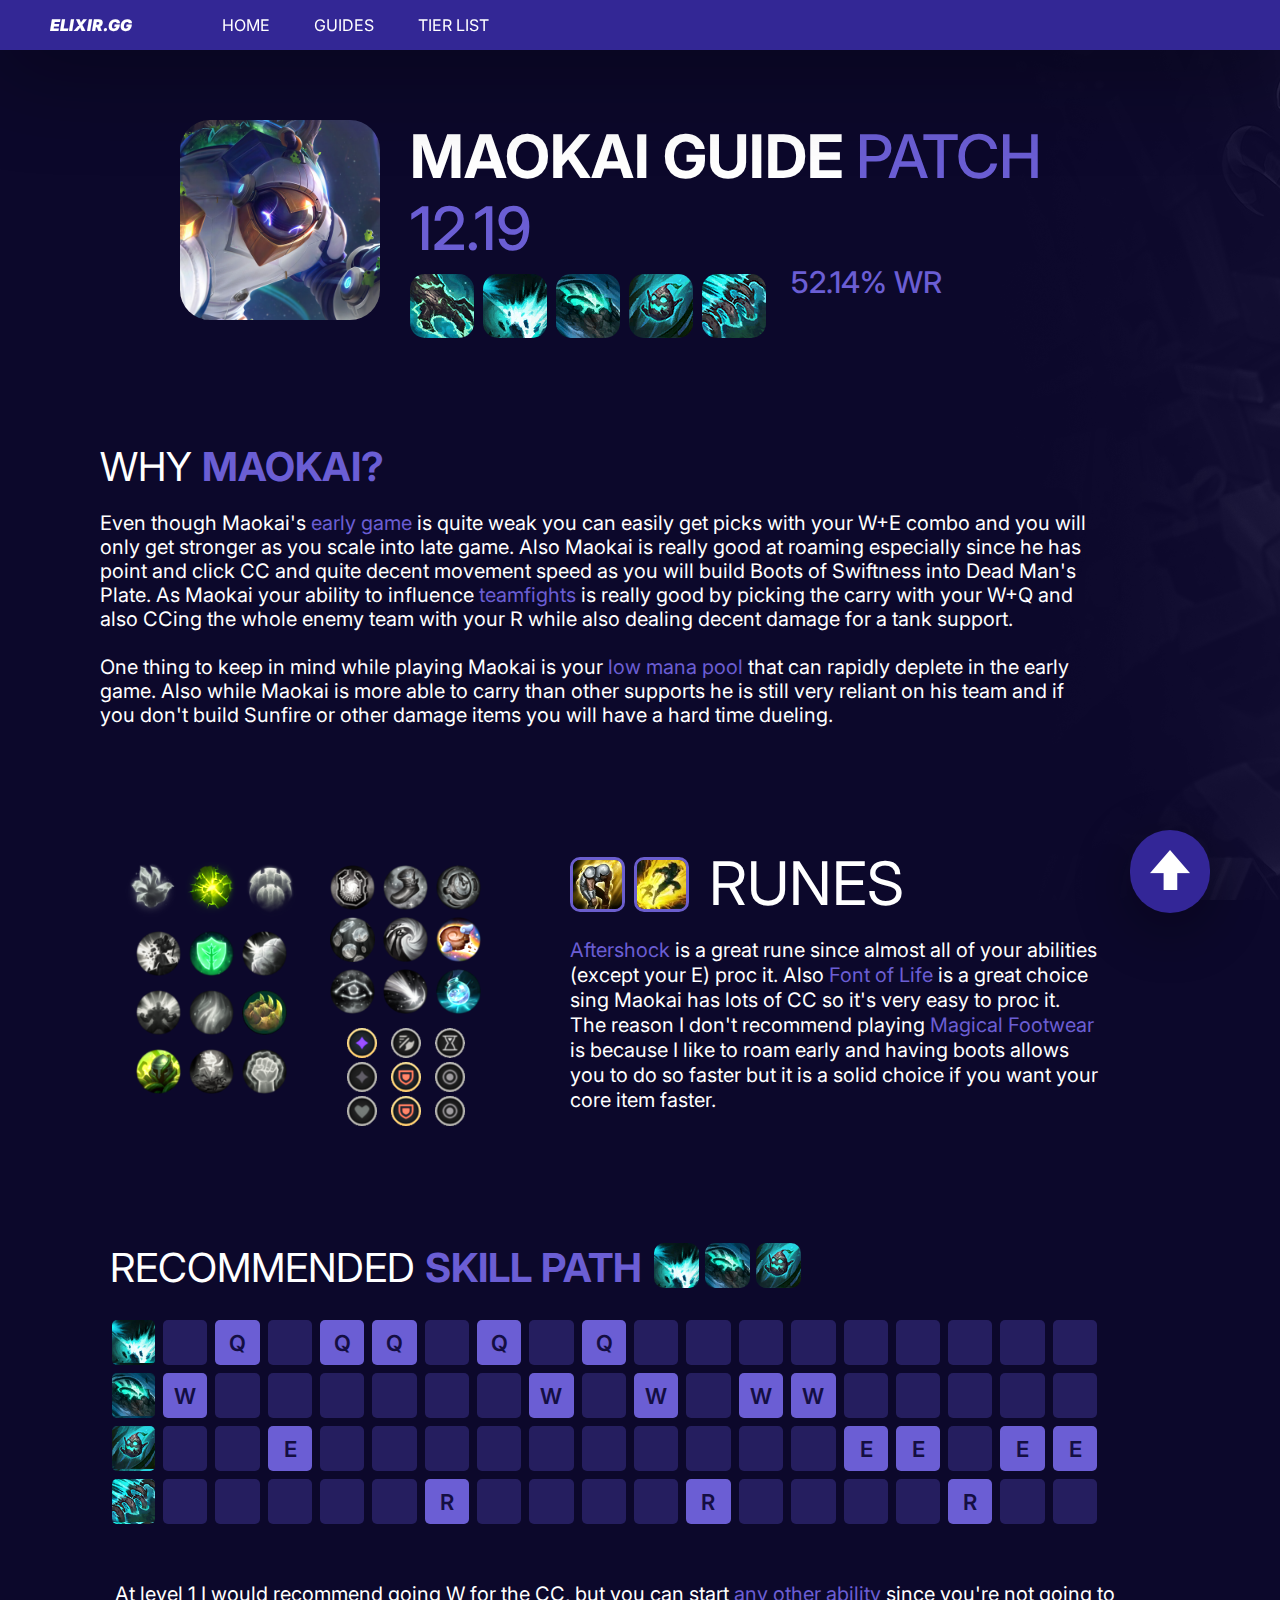
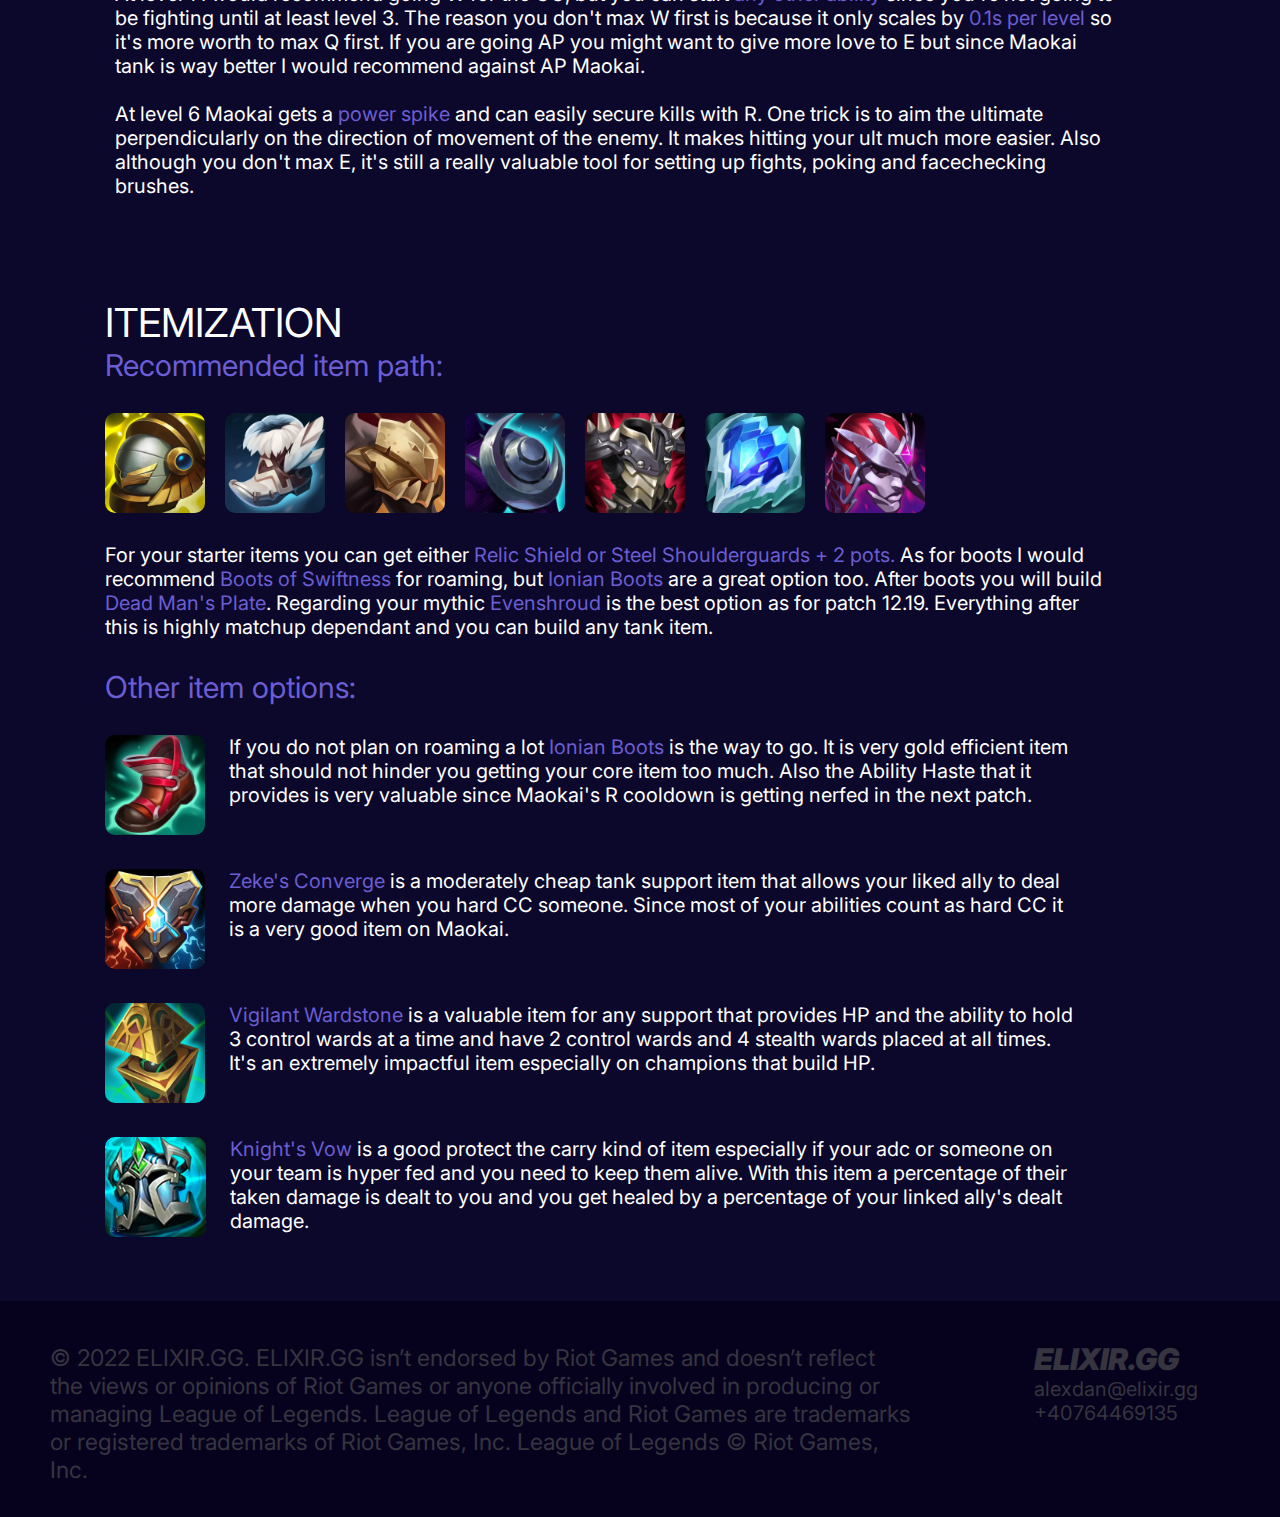
<file: champion-guide-maokai.html>
<!doctype html>
<html>
<head>
	<meta charset="utf-8">
	<link rel="stylesheet" href="champion-guide-maokai.css">
	<link rel="icon" href="elixir-flavicon.png">
	<title>ELIXIR.GG MAOKAI</title>
	<link rel="preconnect" href="https://fonts.googleapis.com">
	<link rel="preconnect" href="https://fonts.gstatic.com" crossorigin>
	<link href="https://fonts.googleapis.com/css2?family=Inter:wght@100;200;300;400;500;600;700;800;900&family=Roboto:wght@100;400;500&display=swap" rel="stylesheet"> 
</head>
<body>
	<header>
		<p class="logo">ELIXIR.GG</p>
		<nav>
			<ul class="nav_links">
				<li><a href="index.html">HOME</a></li>
				<li><a href="champs.html">GUIDES</a></li>
				<li><a href="index.html#tierlist">TIER LIST</a></li>
				<li><button class="pro-button" onClick="parent.location='pro.html'">PRO</button></li>
		</ul>
		</nav>
	</header>
	<a id="buton" href="#"><button class="scroll-buton"><img class="poza-buton" src ="sageata.png" alt="scroll-top"></button></a>
	<div style="margin-top: 120px;"></div>
	<div class="nustiu">
	<div class="align">
		<div style="display: flex; padding-right: 200px">
			<div>
				<img alt="zyra" class="thumbnail" src="thumbnail champion/thumb_3.png">
			</div>
			<div class="guide-txt">
				<p>MAOKAI GUIDE <span style="color: #6b5ed4; font-weight: 500;">PATCH 12.19</span></p>
				<div style="display: flex">
					<div class="icons">
						<img class="icon" src = "maokai/Maokai_Passive.png" alt="">
						<img class="icon" src = "maokai/MaokaiQ.png" alt="">
						<img class="icon" src = "maokai/MaokaiW.png" alt="">
						<img class="icon" src = "maokai/MaokaiE.png" alt="">
						<img class="icon" src = "maokai/MaokaiR.png" alt="">
					</div>
					<p style="
					margin-left: 20px;		  
					font-size: 30px;
					font-weight: 500;
					color: #6b5ed4;
					">52.14% WR</p>
				</div>
			</div>
		</div>
	</div>
<div style="display:flex; align-content: center; justify-content: center; 	padding-right: 180px; margin-top: 100px;">
		<div>
			<p class="skill-title">WHY <span style="color: #6B5ED4; font-weight: 700;">MAOKAI?</span></p>
		  <p class="txt-initial">Even though Maokai's <span style="color: #6B5ED4;">early game</span> is quite weak you can easily get picks with your W+E combo and you will only get stronger as you scale into late game. Also Maokai is really good at roaming especially since he has point and click CC and quite decent movement speed as you will build Boots of Swiftness into Dead Man's Plate. As Maokai your ability to influence <span style="color: #6B5ED4;">teamfights</span> is really good by picking the carry with your W+Q and also CCing the whole enemy team with your R while also dealing decent damage for a tank support. <br><br> One thing to keep in mind while playing Maokai is your <span style="color: #6B5ED4;">low mana pool</span> that can rapidly deplete in the early game. Also while Maokai is more able to carry than other supports he is still very reliant on his team and if you don't build Sunfire or other damage items you will have a hard time dueling. </p>
  </div>
	</div>
	<div class="container">
		
		<div class="coloana-dreapta">
				<div class="coloana-dreapta-runes-main">
					<div>
						<img class="key-rune-icon" src="rune-icons/grasp_of_the_undying_runes_lol.png" alt="">
						<img class="mkey-rune-icon" src="rune-icons/aftershock_league_of_legends_icon_season_9.png" alt="">
						<img class="key-rune-icon" src="rune-icons/guardian_tank_meta_league_of_legends_runes_guide.png" alt="">
					</div>
					<div>
						<img class="rune-icon" src="rune-icons/Demolish_rune.png" alt="">
						<img class="mrune-icon" src="rune-icons/Font_of_Life_rune.png" alt="">
						<img class="rune-icon" src="rune-icons/Shield_Bash_rune_league_of_legends.png" alt="">
					</div>
					<div>
						<img class="rune-icon" src="rune-icons/Conditioning_rune_unbreakable_lol.png" alt="">
						<img class="rune-icon" src="rune-icons/Second_Wind_rune_icon_picture.png" alt="">
						<img class="mrune-icon" src="rune-icons/Bone_Plating_rune_league_of_legends.png" alt="">
					</div>
					<div>
						<img class="mrune-icon" src="rune-icons/Overgrowth_lol_rune.png" alt="">
						<img class="rune-icon" src="rune-icons/Revitalize_lol_rune.png" alt="">
						<img class="rune-icon" src="rune-icons/Unflinching_lol_rune.png" alt="">
					</div>
				</div>
				<div class="coloana-dreapta-runes-secondary">
					<div>
						<img class="rune-icon" src="rune-icons/Hextech_Flashtraption_Hexflash_lol.png" alt="">
						<img class="rune-icon" src="rune-icons/Magical_Footwear_lol_boots_rune.png" alt="">
						<img class="rune-icon" src="rune-icons/Perfect_Timing_rune_stopwatch_lol.png" alt="">
					</div>
					<div>
						<img class="rune-icon" src="rune-icons/Futures_Market_league_of_legends_rune_lol.png" alt="">
						<img class="rune-icon" src="rune-icons/Minion_Dematerializer_how_to_use.png" alt="">
						<img class="mrune-icon" src="rune-icons/Biscuit_Delivery_rune_icon.png" alt="">
					</div>
					<div>
						<img class="rune-icon" src="rune-icons/Cosmic_Insight_lol_rune.png" alt="">
						<img class="rune-icon" src="rune-icons/Approach_Velocity_lol_rune.png" alt="">
						<img class="mrune-icon" src="rune-icons/Time_Warp_Tonic_nerf_rune_icon.png" alt="">
					</div>
					<div class="rune-shards">
						<div>
							<img class="mrune-shard-icon" src="rune-icons/Rune_shard_Adaptive_Force.webp" alt="">
							<img class="rune-shard-icon" src="rune-icons/Rune_shard_Attack_Speed.webp" alt="">
							<img class="rune-shard-icon" src="rune-icons/Rune_shard_Cooldown_Reduction.webp" alt="">
						</div>
						<div>
							<img class="rune-shard-icon" src="rune-icons/Rune_shard_Adaptive_Force.webp" alt="">
							<img class="mrune-shard-icon" src="rune-icons/Rune_shard_Armor.webp" alt="">
							<img class="rune-shard-icon" src="rune-icons/Rune_shard_Magic_Resistance.webp" alt="">
						</div>
						<div>
							<img class="rune-shard-icon" src="rune-icons/Rune_shard_Health.webp" alt="">
							<img class="mrune-shard-icon" src="rune-icons/Rune_shard_Armor.webp" alt="">
							<img class="rune-shard-icon" src="rune-icons/Rune_shard_Magic_Resistance.webp" alt="">
						</div>
					</div>
				</div>
			</div>
		<div class="coloana-stanga-runes">
			<div style="display: flex;">
				<div class="summs">
					<img class="summ-spell" src="exhaust.jpg" alt="summ-exhaust">
					<img class="summ-spell" style="margin-left: 5px" src="flash.webp" alt="summ-flash">
				</div>
				<p class="title-runes">RUNES</p>
			</div>
			<p class="text-runes"><span style="color: #6B5ED4">Aftershock</span> is a great rune since almost all of your abilities (except your E) proc it. Also <span style="color: #6B5ED4">Font of Life</span> is a great choice sing Maokai has lots of CC so it's very easy to proc it. The reason I don't recommend playing <span style="color: #6B5ED4">Magical Footwear</span> is because I like to roam early and having boots allows you to do so faster but it is a solid choice if you want your core item faster.</p>
			</div>
	</div><br>
	<div class="container2">
		<div>
			<div style="display:flex; margin-left: 15px;">
				<p class="skill-title">RECOMMENDED <span style="color: #6B5ED4; font-weight: 700;">SKILL PATH</span></p>
				<div style="margin-left: 10px;">
					<img class="skill" src="maokai/MaokaiQ.png" alt="">
					<img class="skill" src="maokai/MaokaiW.png" alt="">
					<img class="skill" src="maokai/MaokaiE.png" alt="">
				</div>
			</div>
			<table class="skill-path">
				<tr>
					<td class="table-cell-pic1"></td>
					<td class="table-cell"></td>
					<td class="table-cell-choice">Q</td>
					<td class="table-cell"></td>
					<td class="table-cell-choice">Q</td>
					<td class="table-cell-choice">Q</td>
					<td class="table-cell"></td>
					<td class="table-cell-choice">Q</td>
					<td class="table-cell"></td>
					<td class="table-cell-choice">Q</td>
					<td class="table-cell"></td>
					<td class="table-cell"></td>
					<td class="table-cell"></td>
					<td class="table-cell"></td>
					<td class="table-cell"></td>
					<td class="table-cell"></td>
					<td class="table-cell"></td>
					<td class="table-cell"></td>
					<td class="table-cell"></td>
				</tr>
				<tr>
					<td class="table-cell-pic2"></td>
					<td class="table-cell-choice" style="padding-left: 11px;">W</td>
					<td class="table-cell"></td>
					<td class="table-cell"></td>
					<td class="table-cell"></td>
					<td class="table-cell"></td>
					<td class="table-cell"></td>
					<td class="table-cell"></td>
					<td class="table-cell-choice" style="padding-left: 11px;">W</td>
					<td class="table-cell"></td>
					<td class="table-cell-choice" style="padding-left: 11px;">W</td>
					<td class="table-cell"></td>
					<td class="table-cell-choice" style="padding-left: 11px;">W</td>
					<td class="table-cell-choice" style="padding-left: 11px;">W</td>
					<td class="table-cell"></td>
					<td class="table-cell"></td>
					<td class="table-cell"></td>
					<td class="table-cell"></td>
					<td class="table-cell"></td>
				</tr>
				<tr>
					<td class="table-cell-pic3"></td>
					<td class="table-cell"></td>
					<td class="table-cell"></td>
					<td class="table-cell-choice" style="padding-left: 16px;">E</td>
					<td class="table-cell"></td>
					<td class="table-cell"></td>
					<td class="table-cell"></td>
					<td class="table-cell"></td>
					<td class="table-cell"></td>
					<td class="table-cell"></td>
					<td class="table-cell"></td>
					<td class="table-cell"></td>
					<td class="table-cell"></td>
					<td class="table-cell"></td>
					<td class="table-cell-choice" style="padding-left: 16px;">E</td>
					<td class="table-cell-choice" style="padding-left: 16px;">E</td>
					<td class="table-cell"></td>
					<td class="table-cell-choice" style="padding-left: 16px;">E</td>
					<td class="table-cell-choice" style="padding-left: 16px;">E</td>
				</tr>
				<tr>
					<td class="table-cell-pic4"></td>
					<td class="table-cell"></td>
					<td class="table-cell"></td>
					<td class="table-cell"></td>
					<td class="table-cell"></td>
					<td class="table-cell"></td>
					<td class="table-cell-choice" style="padding-left: 15px;">R</td>
					<td class="table-cell"></td>
					<td class="table-cell"></td>
					<td class="table-cell"></td>
					<td class="table-cell"></td>
					<td class="table-cell-choice" style="padding-left: 15px;">R</td>
					<td class="table-cell"></td>
					<td class="table-cell"></td>
					<td class="table-cell"></td>
					<td class="table-cell"></td>
					<td class="table-cell-choice" style="padding-left: 15px;">R</td>
					<td class="table-cell"></td>
					<td class="table-cell"></td>
				</tr>
			</table>
			<p class="txt-skill">At level 1 I would recommend going W for the CC, but you can start <span style="color: #6B5ED4">any other ability</span> since you're not going to be fighting until at least level 3. The reason you don't max W first is because it only scales by <span style="color: #6B5ED4">0.1s per level</span> so it's more worth to max Q first. If you are going AP you might want to give more love to E but since Maokai tank is way better I would recommend against AP Maokai. <br><br>
				
				At level 6 Maokai gets a <span style="color: #6B5ED4"> power spike</span> and can easily secure kills with R. One trick is to aim the ultimate perpendicularly on the direction of movement of the enemy. It makes hitting your ult much more easier. Also although you don't max E, it's still a really valuable tool for setting up fights, poking and facechecking brushes.</p>
		</div>
	</div>
	<div class="container3">
		<div>
			<p class="skill-title" >ITEMIZATION</p>
			<p class="subtitle">Recommended item path:</p>
			<div style="display: flex;">
				<img class="item" alt="" src="items/Pauldrons_of_Whiterock_item_HD.webp">
				<img class="item" alt="" src="items/Boots_of_Swiftness_item_HD.webp">
				<img class="item" alt="" src="items/Dead_Mans_HD.webp">
				<img class="item" alt="" src="items/Evenshroud_item_HD.webp">
				<img class="item" alt="" src="items/Thornmail_item_HD.webp">
				<img class="item" alt="" src="items/Frozen_Heart_item_HD.webp">
				<img class="item" alt="" src="items/Demonic_Embrace_item_HD.webp">
			</div>
			<p class="txt-skill-item">For your starter items you can get either <span style="color: #6B5ED4">Relic Shield or Steel Shoulderguards + 2 pots.</span> As for boots I would recommend <span style="color: #6B5ED4">Boots of Swiftness</span> for roaming, but <span style="color: #6B5ED4">Ionian Boots</span> are a great option too. After boots you will build <span style="color: #6B5ED4">Dead Man's Plate</span>. Regarding your mythic <span style="color: #6B5ED4">Evenshroud</span> is the best option as for patch 12.19. Everything after this is highly matchup dependant and you can build any tank item. </p>
			<p class="subtitle" style="margin-top: 30px;">Other item options:</p>
			<div>
				<img class="item" alt="" src="items/Ionian_Boots_of_Lucidity_item_HD.webp">
				<p class="txt-skill-item2" style="display: inline-block">If you do not plan on roaming a lot <span style="color: #6B5ED4">Ionian Boots</span> is the way to go. It is very gold efficient item that should not hinder you getting your core item too much. Also the Ability Haste that it provides is very valuable since Maokai's R cooldown is getting nerfed in the next patch.</p>
			</div>
			<div style="margin-top: 30px;">
				<img class="item" alt="" src="items/Zeke's_Convergence_item_HD.webp">
				<p class="txt-skill-item2" style="display: inline-block"><span style="color: #6B5ED4">Zeke's Converge</span> is a moderately cheap tank support item that allows your liked ally to deal more damage when you hard CC someone. Since most of your abilities count as hard CC it is a very good item on Maokai. </p>
			</div>
			<div style="margin-top: 30px;">
				<img class="item" alt="" src="items/Vigilant_Wardstone_item_HD.webp">
				<p class="txt-skill-item2" style="display: inline-block"><span style="color: #6B5ED4">Vigilant Wardstone</span> is a valuable item for any support that provides HP and the ability to hold 3 control wards at a time and have 2 control wards and 4 stealth wards placed at all times. It's an extremely impactful item especially on champions that build HP. </p>
			</div>
			<div style="margin-top: 30px;">
				<img class="item" alt="" src="items/knights.jpg">
				<p class="txt-skill-item2" style="display: inline-block"><span style="color: #6B5ED4">Knight's Vow</span> is a good protect the carry kind of item especially if your adc or someone on your team is hyper fed and you need to keep them alive. With this item a percentage of their taken damage is dealt to you and you get healed by a percentage of your linked ally's dealt damage.</p>
			</div>
		</div>
	</div>
	</div>
	<footer>
		<p>
			&#169; 2022 ELIXIR.GG. ELIXIR.GG isn’t endorsed by Riot Games and doesn’t reflect the views or opinions of Riot Games or anyone officially involved in producing or managing League of Legends. League of Legends and Riot Games are trademarks or registered trademarks of Riot Games, Inc. League of Legends &#169; Riot Games, Inc.
		</p>
		<div style="width: 10%"></div>
		<div>
			<h1>ELIXIR.GG</h1>
			<p style="margin-top: 0px; font-size: 20px;">alexdan@elixir.gg <br> +40764469135</p>
		</div>
	</footer>
</body>
</html>
</file>
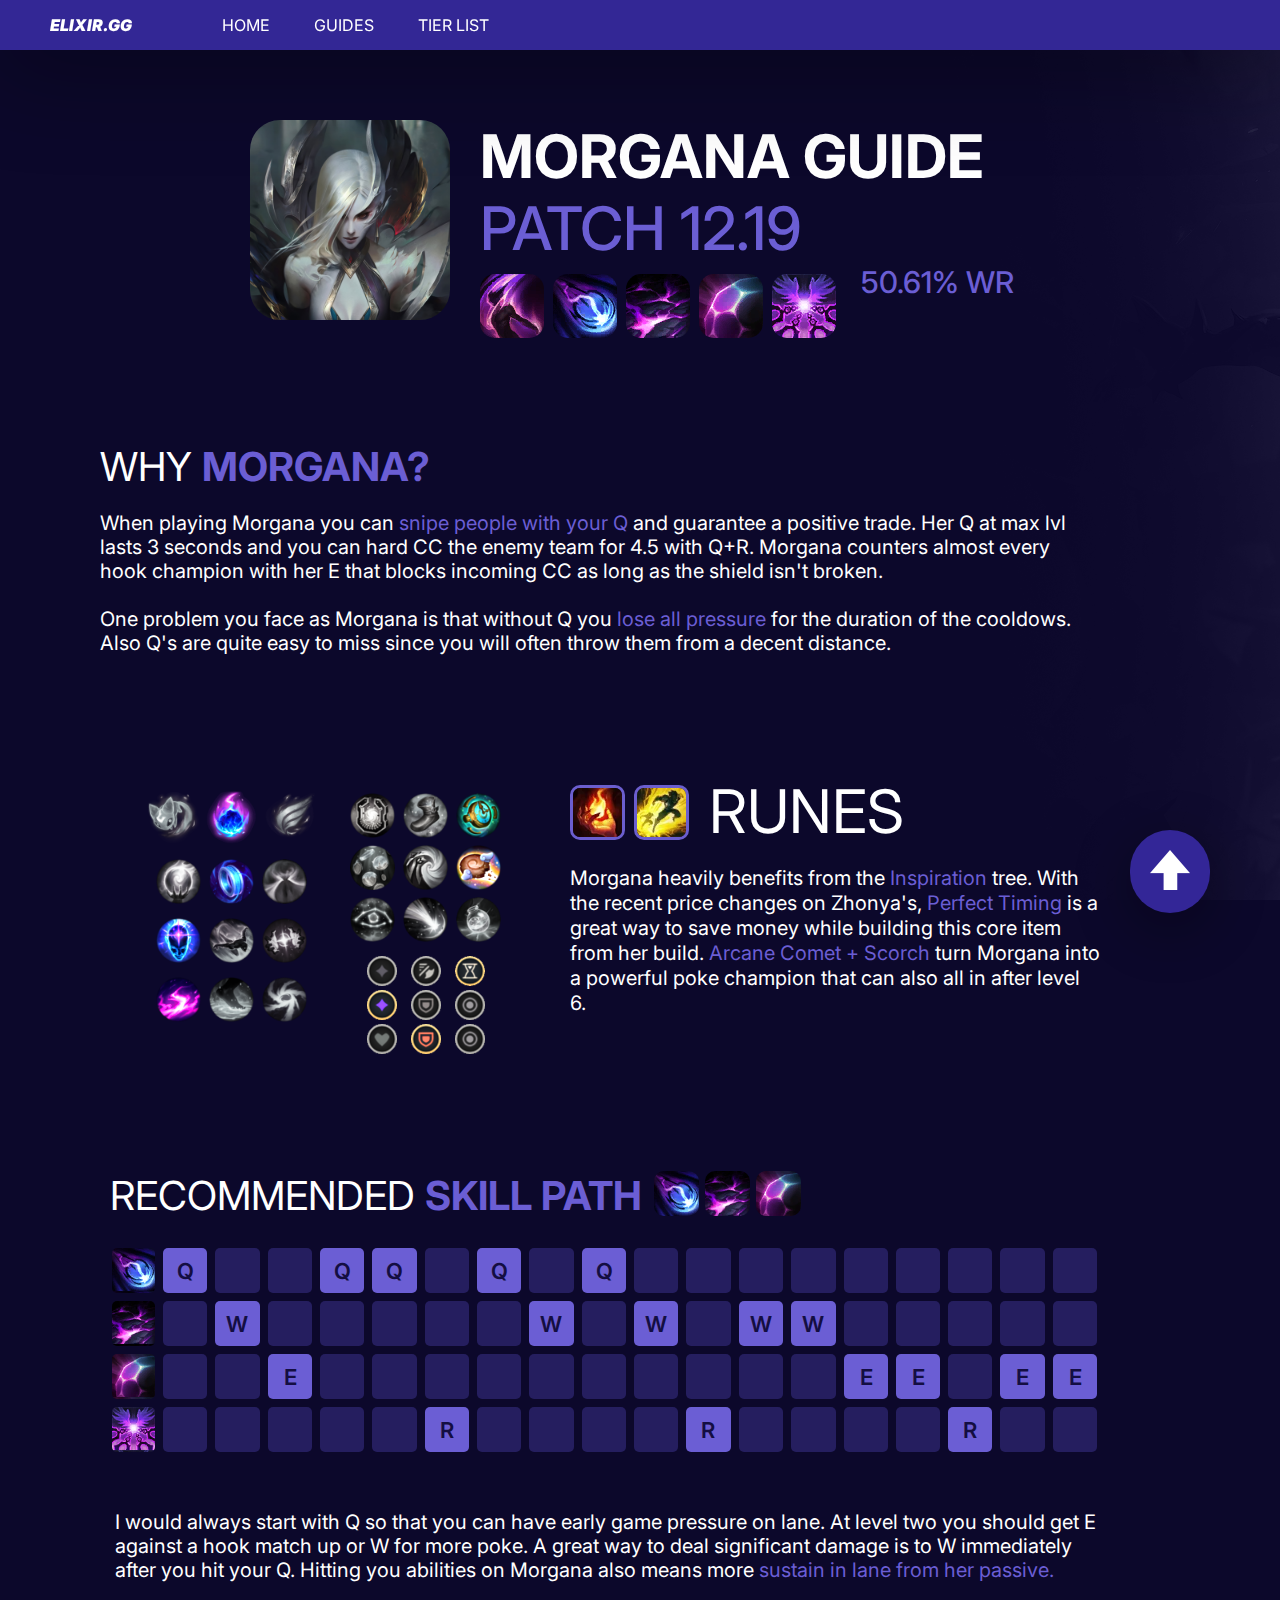
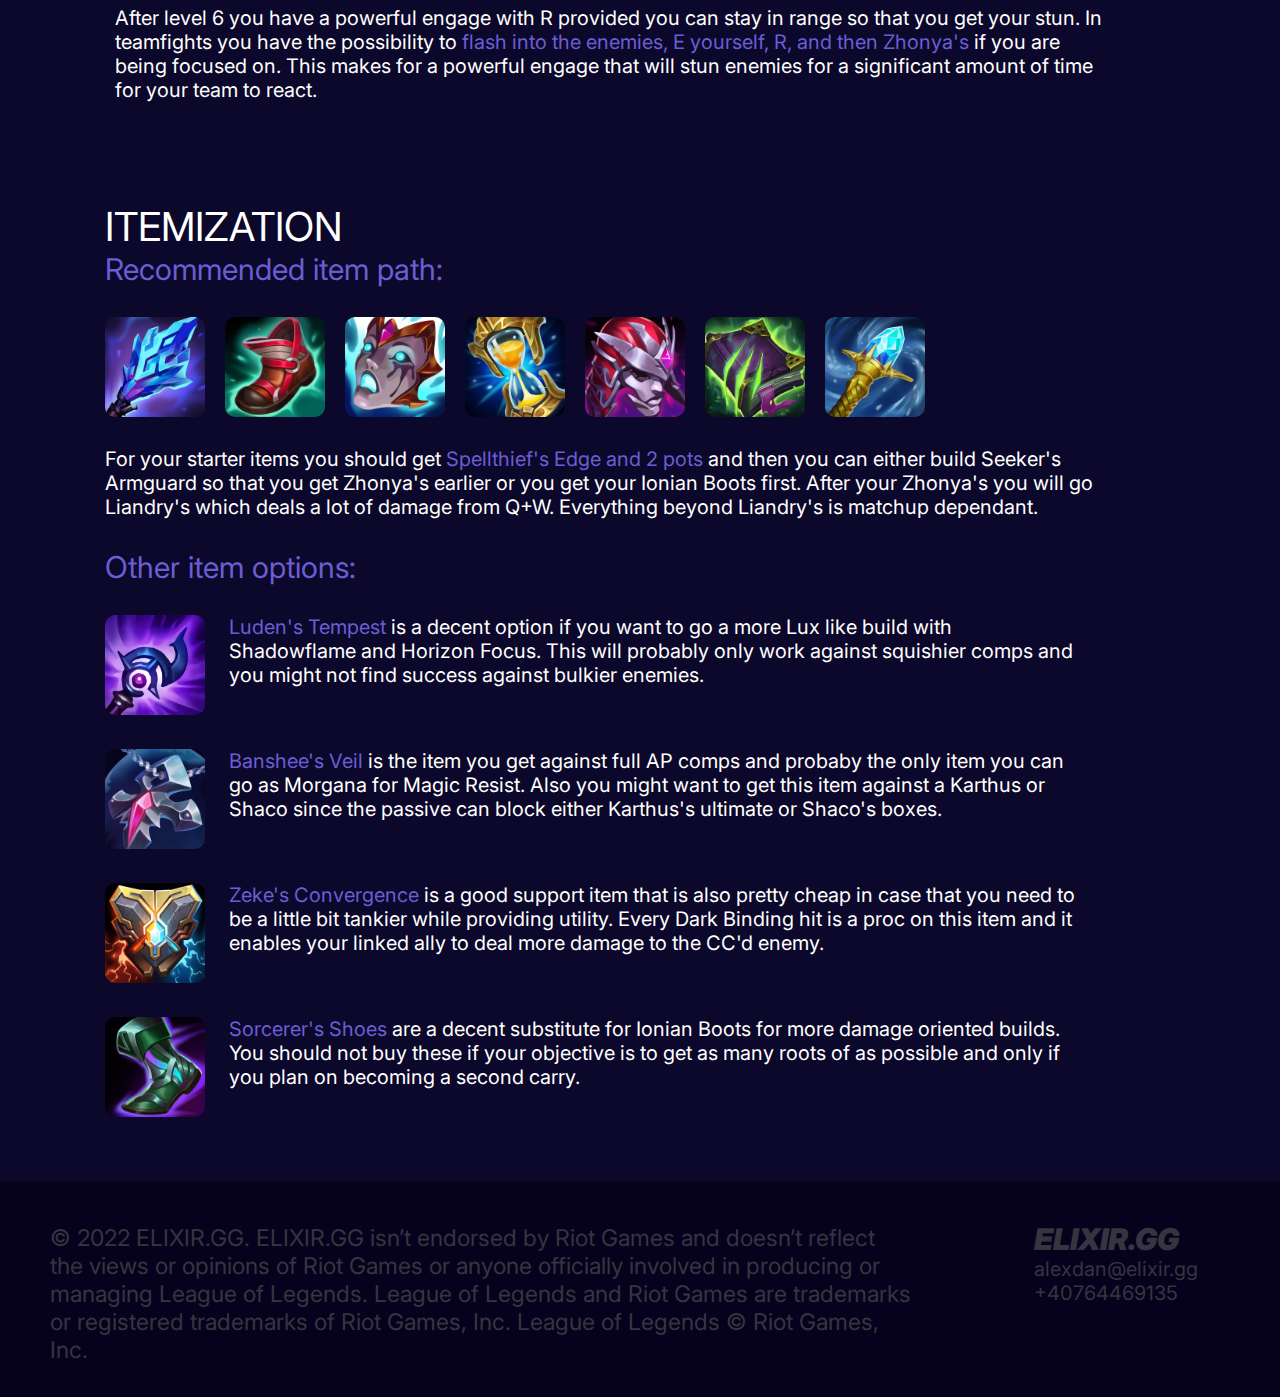
<file: champion-guide-morgana.html>
<!doctype html>
<html>
<head>
	<meta charset="utf-8">
	<link rel="stylesheet" href="champion-guide-morgana.css">
	<link rel="icon" href="elixir-flavicon.png">
	<title>ELIXIR.GG MORGANA</title>
	<link rel="preconnect" href="https://fonts.googleapis.com">
	<link rel="preconnect" href="https://fonts.gstatic.com" crossorigin>
	<link href="https://fonts.googleapis.com/css2?family=Inter:wght@100;200;300;400;500;600;700;800;900&family=Roboto:wght@100;400;500&display=swap" rel="stylesheet"> 
</head>
<body>
	<header>
		<p class="logo">ELIXIR.GG</p>
		<nav>
			<ul class="nav_links">
				<li><a href="index.html">HOME</a></li>
				<li><a href="champs.html">GUIDES</a></li>
				<li><a href="index.html#tierlist">TIER LIST</a></li>
				<li><button class="pro-button" onClick="parent.location='pro.html'">PRO</button></li>
		</ul>
		</nav>
	</header>
	<a id="buton" href="#"><button class="scroll-buton"><img class="poza-buton" src ="sageata.png" alt="scroll-top"></button></a>
	<div style="margin-top: 120px;"></div>
	<div class="nustiu">
	<div class="align">
		<div style="display: flex; padding-right: 200px">
			<div>
				<img alt="zyra" class="thumbnail" src="thumbnail champion/thumb_1.png">
			</div>
			<div class="guide-txt">
				<p>MORGANA GUIDE <span style="color: #6b5ed4; font-weight: 500;">PATCH 12.19</span></p>
				<div style="display: flex">
					<div class="icons">
						<img class="icon" src = "morgana/FallenAngel_Empathize.png" alt="">
						<img class="icon" src = "morgana/MorganaQ.png" alt="">
						<img class="icon" src = "morgana/MorganaW.png" alt="">
						<img class="icon" src = "morgana/MorganaE.png" alt="">
						<img class="icon" src = "morgana/MorganaR.png" alt="">
					</div>
					<p style="
					margin-left: 20px;		  
					font-size: 30px;
					font-weight: 500;
					color: #6b5ed4;
					">50.61% WR</p>
				</div>
			</div>
		</div>
	</div>
<div style="display:flex; align-content: center; justify-content: center; 	padding-right: 180px; margin-top: 100px;">
		<div>
			<p class="skill-title">WHY <span style="color: #6B5ED4; font-weight: 700;">MORGANA?</span></p>
		  <p class="txt-initial">When playing Morgana you can <span style="color: #6B5ED4;">snipe people with your Q</span> and guarantee a positive trade. Her Q at max lvl lasts 3 seconds and you can hard CC the enemy team for 4.5 with Q+R. Morgana counters almost every hook champion with her E that blocks incoming CC as long as the shield isn't broken.<br><br>
		  One problem you face as Morgana is that without Q you <span style="color: #6B5ED4;">lose all pressure</span> for the duration of the cooldows. Also Q's are quite easy to miss since you will often throw them from a decent distance.</p>
  </div>
	</div>
	<div class="container">
		
				<div class="coloana-dreapta">
				<div class="coloana-dreapta-runes-main">
					<div>
						<img class="key-rune-icon" src="rune-icons/summon_aery_league_of_legends_support_guide_lol.png" alt="">
						<img class="mkey-rune-icon" src="rune-icons/arcane_comet_mid_guide_lol_runes_icon.png" alt="">
						<img class="key-rune-icon" src="rune-icons/phase_rush_runes_icon_guide_vladimir_lol.png" alt="">
					</div>
					<div>
						<img class="rune-icon" src="rune-icons/Nullifying_Orb_rune_league_of_legends.png" alt="">
						<img class="mrune-icon" src="rune-icons/Manaflow_Band_rune_icons.png" alt="">
						<img class="rune-icon" src="rune-icons/Nimbus_Cloak_rune_bug_lol.png" alt="">
					</div>
					<div>
						<img class="mrune-icon" src="rune-icons/Transcendence_rune.png" alt="">
						<img class="rune-icon" src="rune-icons/Celerity_lol_rune_icon.png" alt="">
						<img class="rune-icon" src="rune-icons/Absolute_Focus_rune_league.png" alt="">
					</div>
					<div>
						<img class="mrune-icon" src="rune-icons/Scorch_rune.png" alt="">
						<img class="rune-icon" src="rune-icons/Waterwalking_rune.png" alt="">
						<img class="rune-icon" src="rune-icons/Gathering_Storm_lol_rune.png" alt="">
					</div>
				</div>
				<div class="coloana-dreapta-runes-secondary">
					<div>
						<img class="rune-icon" src="rune-icons/Hextech_Flashtraption_Hexflash_lol.png" alt="">
						<img class="rune-icon" src="rune-icons/Magical_Footwear_lol_boots_rune.png" alt="">
						<img class="mrune-icon" src="rune-icons/Perfect_Timing_rune_stopwatch_lol.png" alt="">
					</div>
					<div>
						<img class="rune-icon" src="rune-icons/Futures_Market_league_of_legends_rune_lol.png" alt="">
						<img class="rune-icon" src="rune-icons/Minion_Dematerializer_how_to_use.png" alt="">
						<img class="mrune-icon" src="rune-icons/Biscuit_Delivery_rune_icon.png" alt="">
					</div>
					<div>
						<img class="rune-icon" src="rune-icons/Cosmic_Insight_lol_rune.png" alt="">
						<img class="rune-icon" src="rune-icons/Approach_Velocity_lol_rune.png" alt="">
						<img class="rune-icon" src="rune-icons/Time_Warp_Tonic_nerf_rune_icon.png" alt="">
					</div>
					<div class="rune-shards">
						<div>
							<img class="rune-shard-icon" src="rune-icons/Rune_shard_Adaptive_Force.webp" alt="">
							<img class="rune-shard-icon" src="rune-icons/Rune_shard_Attack_Speed.webp" alt="">
							<img class="mrune-shard-icon" src="rune-icons/Rune_shard_Cooldown_Reduction.webp" alt="">
						</div>
						<div>
							<img class="mrune-shard-icon" src="rune-icons/Rune_shard_Adaptive_Force.webp" alt="">
							<img class="rune-shard-icon" src="rune-icons/Rune_shard_Armor.webp" alt="">
							<img class="rune-shard-icon" src="rune-icons/Rune_shard_Magic_Resistance.webp" alt="">
						</div>
						<div>
							<img class="rune-shard-icon" src="rune-icons/Rune_shard_Health.webp" alt="">
							<img class="mrune-shard-icon" src="rune-icons/Rune_shard_Armor.webp" alt="">
							<img class="rune-shard-icon" src="rune-icons/Rune_shard_Magic_Resistance.webp" alt="">
						</div>
					</div>
				</div>
			</div>
		<div class="coloana-stanga-runes">
			<div style="display: flex;">
				<div class="summs">
					<img class="summ-spell" src="ignite.webp" alt="summ-ignite">
					<img class="summ-spell" style="margin-left: 5px" src="flash.webp" alt="summ-flash">
				</div>
				<p class="title-runes">RUNES</p>
			</div>
			<p class="text-runes">Morgana heavily benefits from the <span style="color: #6B5ED4">Inspiration</span> tree. With the recent price changes on Zhonya's, <span style="color: #6B5ED4">Perfect Timing</span> is a great way to save money while building this core item from her build. <span style="color: #6B5ED4">Arcane Comet + Scorch</span> turn Morgana into a powerful poke champion that can also all in after level 6.</p>
			</div>
	</div><br>
	<div class="container2">
		<div>
			<div style="display:flex; margin-left: 15px;">
				<p class="skill-title">RECOMMENDED <span style="color: #6B5ED4; font-weight: 700;">SKILL PATH</span></p>
				<div style="margin-left: 10px;">
					<img class="skill" src="morgana/MorganaQ.png" alt="">
					<img class="skill" src="morgana/MorganaW.png" alt="">
					<img class="skill" src="morgana/MorganaE.png" alt="">
				</div>
			</div>
			<table class="skill-path">
				<tr>
					<td class="table-cell-pic1"></td>
					<td class="table-cell-choice">Q</td>
					<td class="table-cell"></td>
					<td class="table-cell"></td>
					<td class="table-cell-choice">Q</td>
					<td class="table-cell-choice">Q</td>
					<td class="table-cell"></td>
					<td class="table-cell-choice">Q</td>
					<td class="table-cell"></td>
					<td class="table-cell-choice">Q</td>
					<td class="table-cell"></td>
					<td class="table-cell"></td>
					<td class="table-cell"></td>
					<td class="table-cell"></td>
					<td class="table-cell"></td>
					<td class="table-cell"></td>
					<td class="table-cell"></td>
					<td class="table-cell"></td>
					<td class="table-cell"></td>
				</tr>
				<tr>
					<td class="table-cell-pic2"></td>
					<td class="table-cell"></td>
					<td class="table-cell-choice" style="padding-left: 11px;">W</td>
					<td class="table-cell"></td>
					<td class="table-cell"></td>
					<td class="table-cell"></td>
					<td class="table-cell"></td>
					<td class="table-cell"></td>
					<td class="table-cell-choice" style="padding-left: 11px;">W</td>
					<td class="table-cell"></td>
					<td class="table-cell-choice" style="padding-left: 11px;">W</td>
					<td class="table-cell"></td>
					<td class="table-cell-choice" style="padding-left: 11px;">W</td>
					<td class="table-cell-choice" style="padding-left: 11px;">W</td>
					<td class="table-cell"></td>
					<td class="table-cell"></td>
					<td class="table-cell"></td>
					<td class="table-cell"></td>
					<td class="table-cell"></td>
				</tr>
				<tr>
					<td class="table-cell-pic3"></td>
					<td class="table-cell"></td>
					<td class="table-cell"></td>
					<td class="table-cell-choice" style="padding-left: 16px;">E</td>
					<td class="table-cell"></td>
					<td class="table-cell"></td>
					<td class="table-cell"></td>
					<td class="table-cell"></td>
					<td class="table-cell"></td>
					<td class="table-cell"></td>
					<td class="table-cell"></td>
					<td class="table-cell"></td>
					<td class="table-cell"></td>
					<td class="table-cell"></td>
					<td class="table-cell-choice" style="padding-left: 16px;">E</td>
					<td class="table-cell-choice" style="padding-left: 16px;">E</td>
					<td class="table-cell"></td>
					<td class="table-cell-choice" style="padding-left: 16px;">E</td>
					<td class="table-cell-choice" style="padding-left: 16px;">E</td>
				</tr>
				<tr>
					<td class="table-cell-pic4"></td>
					<td class="table-cell"></td>
					<td class="table-cell"></td>
					<td class="table-cell"></td>
					<td class="table-cell"></td>
					<td class="table-cell"></td>
					<td class="table-cell-choice" style="padding-left: 15px;">R</td>
					<td class="table-cell"></td>
					<td class="table-cell"></td>
					<td class="table-cell"></td>
					<td class="table-cell"></td>
					<td class="table-cell-choice" style="padding-left: 15px;">R</td>
					<td class="table-cell"></td>
					<td class="table-cell"></td>
					<td class="table-cell"></td>
					<td class="table-cell"></td>
					<td class="table-cell-choice" style="padding-left: 15px;">R</td>
					<td class="table-cell"></td>
					<td class="table-cell"></td>
				</tr>
			</table>
			<p class="txt-skill">I would always start with Q so that you can have early game pressure on lane. At level two you should get E against a hook match up or W for more poke. A great way to deal significant damage is to W immediately after you hit your Q. Hitting you abilities on Morgana also means more <span style="color: #6B5ED4">sustain in lane from her passive.</span><br><br>After level 6 you have a powerful engage with R provided you can stay in range so that you get your stun. In teamfights you have the possibility to <span style="color: #6B5ED4">flash into the enemies, E yourself, R, and then Zhonya's</span> if you are being focused on. This makes for a powerful engage that will stun enemies for a significant amount of time for your team to react. </p>
		</div>
	</div>
	<div class="container3">
		<div>
			<p class="skill-title" >ITEMIZATION</p>
			<p class="subtitle">Recommended item path:</p>
			<div style="display: flex;">
				<img class="item" alt="" src="items/Shard_of_True_Ice_item_HD.webp">
				<img class="item" alt="" src="items/Ionian_Boots_of_Lucidity_item_HD.webp">
				<img class="item" alt="" src="items/Liandry's_Anguish_item_HD.webp">
				<img class="item" alt="" src="items/Zhonya's_Hourglass_item_HD.webp">
				<img class="item" alt="" src="items/Demonic_Embrace_item_HD.webp">
				<img class="item" alt="" src="items/Morellonomicon_item_HD.webp">
				<img class="item" alt="" src="items/Rylai's_Crystal_Scepter_item_HD.webp">
			</div>
			<p class="txt-skill-item">For your starter items you should get <span style="color: #6B5ED4">Spellthief's Edge and 2 pots</span> and then you can either build Seeker's Armguard so that you get Zhonya's earlier or you get your Ionian Boots first. After your Zhonya's you will go Liandry's which deals a lot of damage from Q+W. Everything beyond Liandry's is matchup dependant. </p>
			<p class="subtitle" style="margin-top: 30px;">Other item options:</p>
			<div>
				<img class="item" alt="" src="items/Ludens_Echo_item.webp">
				<p class="txt-skill-item2" style="display: inline-block"><span style="color: #6B5ED4">Luden's Tempest</span> is a decent option if you want to go a more Lux like build with Shadowflame and Horizon Focus. This will probably only work against squishier comps and you might not find success against bulkier enemies.</p>
			</div>
			<div style="margin-top: 30px;">
				<img class="item" alt="" src="items/banshee.webp">
				<p class="txt-skill-item2" style="display: inline-block"><span style="color: #6B5ED4">Banshee's Veil</span> is the item you get against full AP comps and probaby the only item you can go as Morgana for Magic Resist. Also you might want to get this item against a Karthus or Shaco since the passive can block either Karthus's ultimate or Shaco's boxes.</p>
			</div>
			<div style="margin-top: 30px;">
				<img class="item" alt="" src="items/Zeke's_Convergence_item_HD.webp">
				<p class="txt-skill-item2" style="display: inline-block"><span style="color: #6B5ED4">Zeke's Convergence</span> is a good support item that is also pretty cheap in case that you need to be a little bit tankier while providing utility. Every Dark Binding hit is a proc on this item and it enables your linked ally to deal more damage to the CC'd enemy. </p>
			</div>
			<div style="margin-top: 30px;">
				<img class="item" alt="" src="items/Sorcerer's_Shoes_item_HD.webp">
				<p class="txt-skill-item2" style="display: inline-block"><span style="color: #6B5ED4">Sorcerer's Shoes</span> are a decent substitute for Ionian Boots for more damage oriented builds. You should not buy these if your objective is to get as many roots of as possible and only if you plan on becoming a second carry.</p>
			</div>
		</div>
	</div>
	</div>
	<footer>
		<p>
			&#169; 2022 ELIXIR.GG. ELIXIR.GG isn’t endorsed by Riot Games and doesn’t reflect the views or opinions of Riot Games or anyone officially involved in producing or managing League of Legends. League of Legends and Riot Games are trademarks or registered trademarks of Riot Games, Inc. League of Legends &#169; Riot Games, Inc.
		</p>
		<div style="width: 10%"></div>
		<div>
			<h1>ELIXIR.GG</h1>
			<p style="margin-top: 0px; font-size: 20px;">alexdan@elixir.gg <br> +40764469135</p>
		</div>
	</footer>
</body>
</html>
</file>
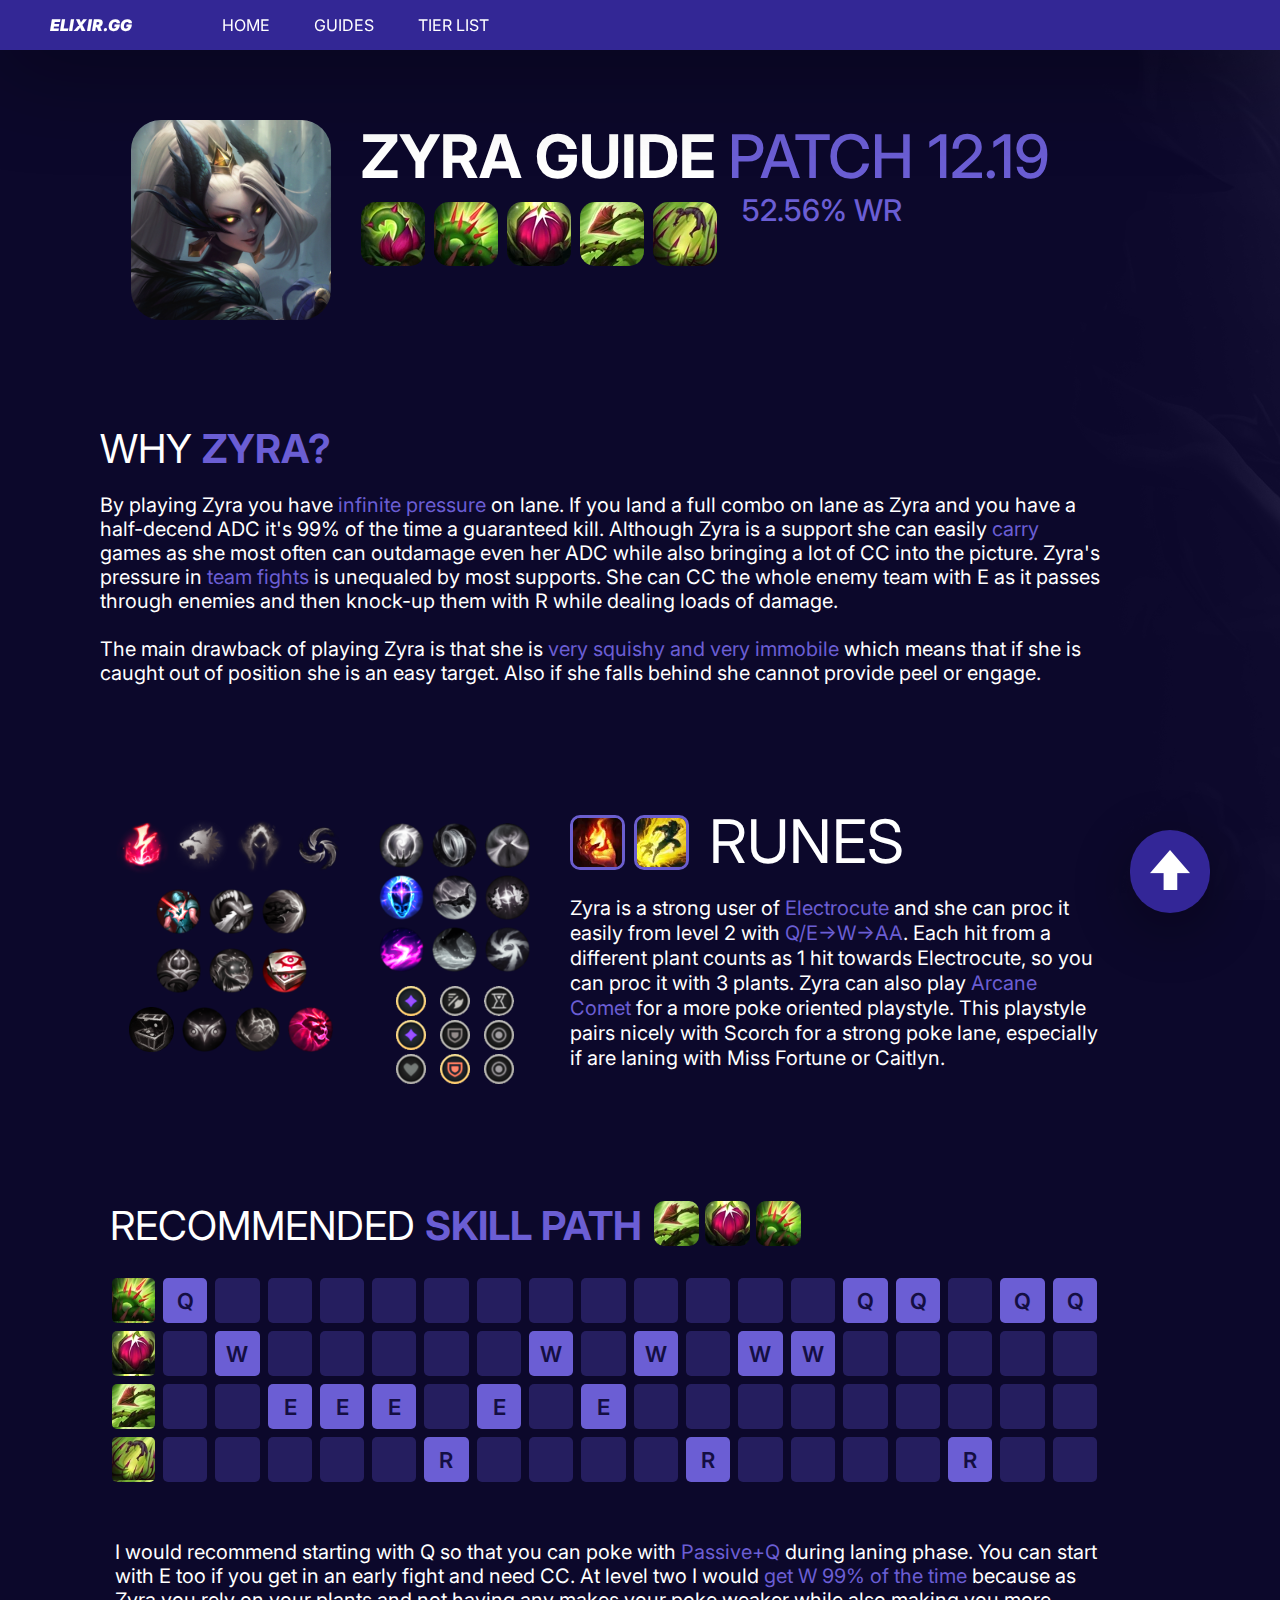
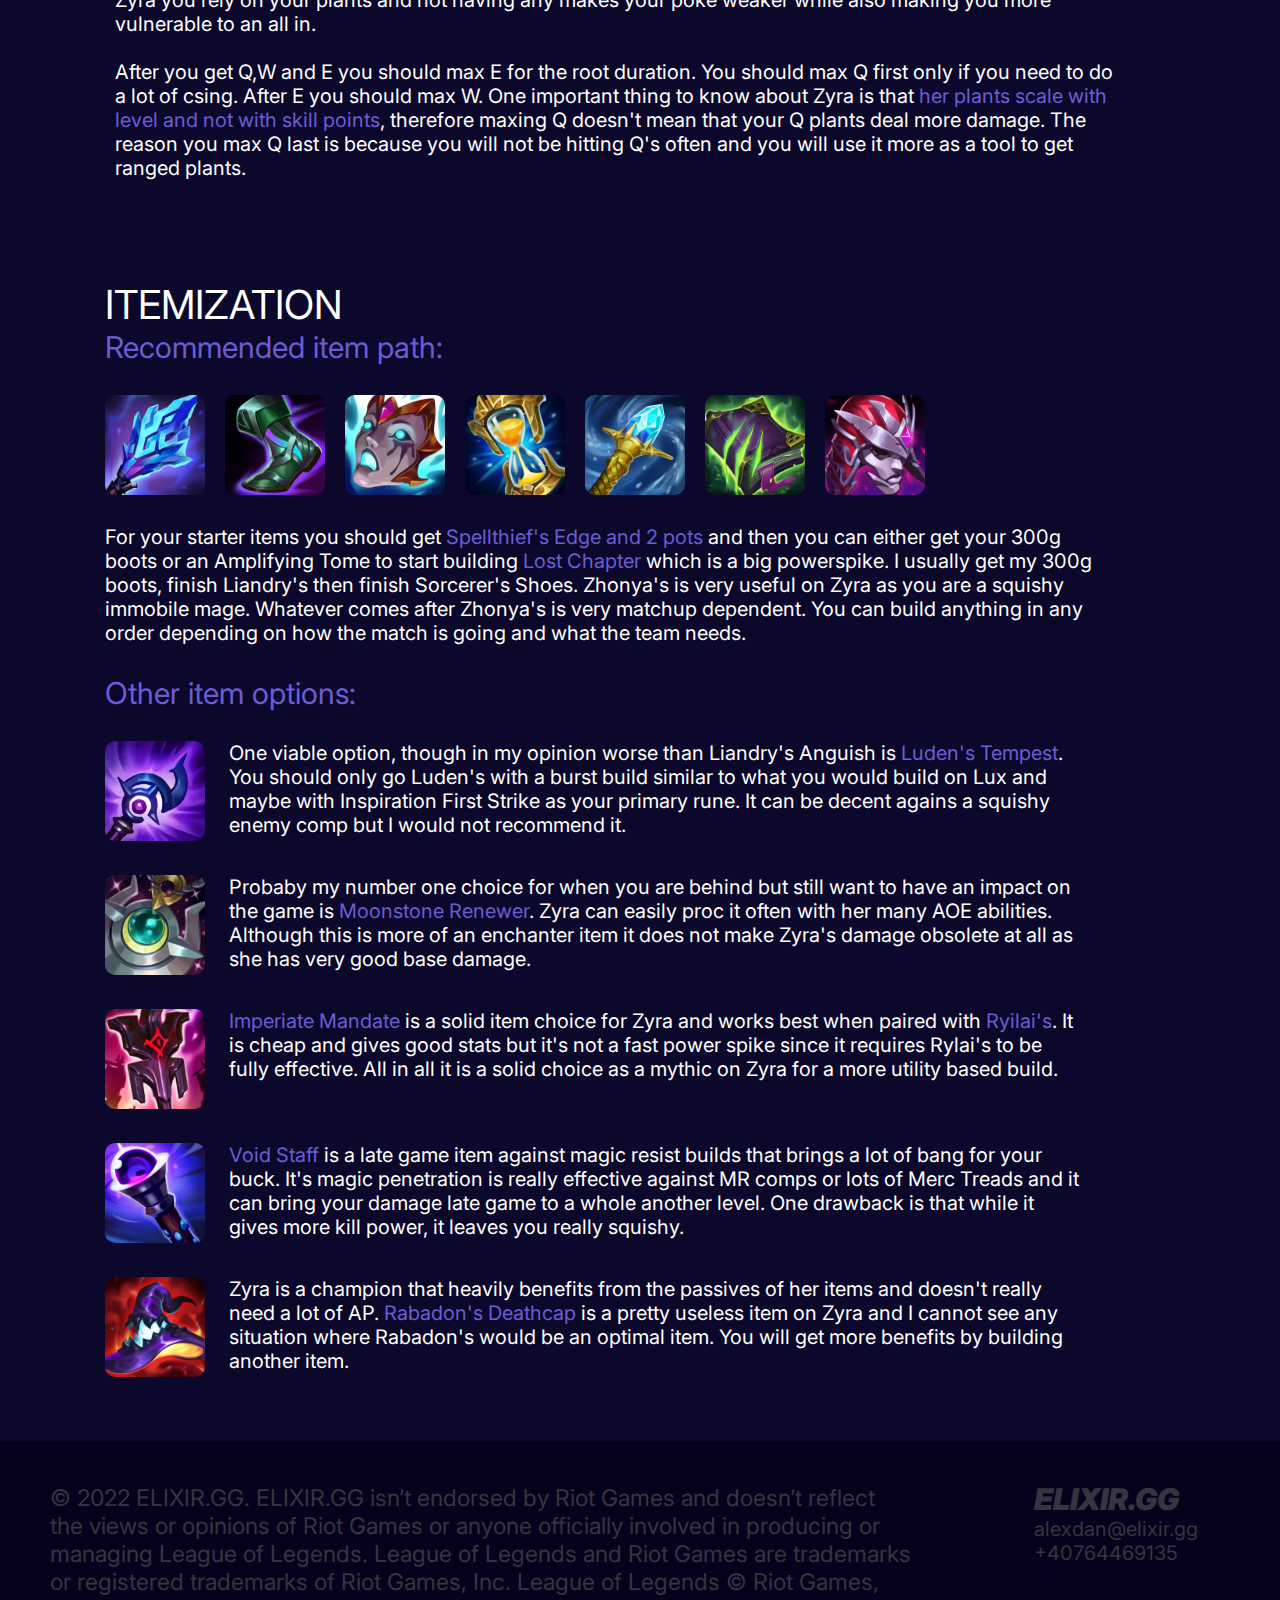
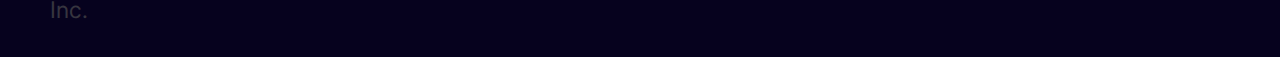
<file: champion-guide-zyra.html>
<!doctype html>
<html>
<head>
	<meta charset="utf-8">
	<link rel="stylesheet" href="champion-guide-zyra.css">
	<link rel="icon" href="elixir-flavicon.png">
	<title>ELIXIR.GG ZYRA</title>
	<link rel="preconnect" href="https://fonts.googleapis.com">
	<link rel="preconnect" href="https://fonts.gstatic.com" crossorigin>
	<link href="https://fonts.googleapis.com/css2?family=Inter:wght@100;200;300;400;500;600;700;800;900&family=Roboto:wght@100;400;500&display=swap" rel="stylesheet"> 
</head>
<body>
	<header>
		<p class="logo">ELIXIR.GG</p>
		<nav>
			<ul class="nav_links">
				<li><a href="index.html">HOME</a></li>
				<li><a href="champs.html">GUIDES</a></li>
				<li><a href="index.html#tierlist">TIER LIST</a></li>
				<li><button class="pro-button" onClick="parent.location='pro.html'">PRO</button></li>
		</ul>
		</nav>
	</header>
	<a id="buton" href="#"><button class="scroll-buton"><img class="poza-buton" src ="sageata.png" alt="scroll-top"></button></a>
	<div style="margin-top: 120px;"></div>
	<div class="nustiu">
	<div class="align">
		<div style="display: flex; padding-right: 200px">
			<div>
				<img alt="zyra" class="thumbnail" src="thumbnail champion/thumb_2.png">
			</div>
			<div class="guide-txt">
				<p>ZYRA GUIDE <span style="color: #6b5ed4; font-weight: 500;">PATCH 12.19</span></p>
				<div style="display: flex">
					<div class="icons">
						<img class="icon" src = "zyra/zyra-icons/P.webp" alt="">
						<img class="icon" src = "zyra/zyra-icons/Q.webp" alt="">
						<img class="icon" src = "zyra/zyra-icons/W.webp" alt="">
						<img class="icon" src = "zyra/zyra-icons/E.webp" alt="">
						<img class="icon" src = "zyra/zyra-icons/R.webp" alt="">
					</div>
					<p style="
					margin-left: 20px;		  
					font-size: 30px;
					font-weight: 500;
					color: #6b5ed4;
					">52.56% WR</p>
				</div>
			</div>
		</div>
	</div>
<div style="display:flex; align-content: center; justify-content: center; 	padding-right: 180px; margin-top: 100px;">
		<div>
			<p class="skill-title">WHY <span style="color: #6B5ED4; font-weight: 700;">ZYRA?</span></p>
		  <p class="txt-initial">By playing Zyra you have <span style="color: #6B5ED4;">infinite pressure</span> on lane. If you land a full combo on lane as Zyra and you have a half-decend ADC it's 99% of the time a guaranteed kill. Although Zyra is a support she can easily <span style="color: #6B5ED4;">carry</span> games as she most often can outdamage even her ADC while also bringing a lot of CC into the picture. Zyra's pressure in <span style="color: #6B5ED4;">team fights</span> is unequaled by most supports. She can CC the whole enemy team with E as it passes through enemies and then knock-up them with R while dealing loads of damage.<br><br>
		  The main drawback of playing Zyra is that she is <span style="color: #6B5ED4;">very squishy and very immobile</span> which means that if she is caught out of position she is an easy target. Also if she falls behind she cannot provide peel or engage. </p>
  </div>
	</div>
	<div class="container">
		
		<div class="coloana-dreapta">
				<div class="coloana-dreapta-runes-main">
					<div>
						<img class="mkey-rune-icon" src="rune-icons/Electrocute_rune.webp" alt="">
						<img class="key-rune-icon" src="rune-icons/Predator_rune.webp" alt="">
						<img class="key-rune-icon" src="rune-icons/Dark_Harvest_rune.webp" alt="">
						<img class="key-rune-icon" src="rune-icons/Hail_of_Blades_rune.webp" alt="">
					</div>
					<div>
						<img class="mrune-icon" src="rune-icons/Cheap_Shot_rune_league_of_legends.png" alt="">
						<img class="rune-icon" src="rune-icons/Taste_of_Blood_rune_vladimir_icon_lol.png" alt="">
						<img class="rune-icon" src="rune-icons/Sudden_Impact_lol_rune.png" alt="">
					</div>
					<div>
						<img class="rune-icon" src="rune-icons/Zombie_Ward_lol.png" alt="">
						<img class="rune-icon" src="rune-icons/Ghost_Poro_rune-trick.png" alt="">
						<img class="mrune-icon" src="rune-icons/Eyeball_Collection_rune-zoe.png" alt="">
					</div>
					<div>
						<img class="rune-icon" src="rune-icons/TreasureHunter.webp" alt="">
						<img class="rune-icon" src="rune-icons/Ingenious_Hunter_rune_icon_singed.png" alt="">
						<img class="rune-icon" src="rune-icons/Relentless_Hunter_league.png" alt="">
						<img class="mrune-icon" src="rune-icons/Ultimate_Hunter_rune_lee_sin_lol.png" alt="">
					</div>
				</div>
				<div class="coloana-dreapta-runes-secondary">
					<div>
						<img class="rune-icon" src="rune-icons/Nullifying_Orb_rune_league_of_legends.png" alt="">
						<img class="rune-icon" src="rune-icons/Manaflow_Band_rune_icons.png" alt="">
						<img class="rune-icon" src="rune-icons/Nimbus_Cloak_rune_bug_lol.png" alt="">
					</div>
					<div>
						<img class="mrune-icon" src="rune-icons/Transcendence_rune.png" alt="">
						<img class="rune-icon" src="rune-icons/Celerity_lol_rune_icon.png" alt="">
						<img class="rune-icon" src="rune-icons/Absolute_Focus_rune_league.png" alt="">
					</div>
					<div>
						<img class="mrune-icon" src="rune-icons/Scorch_rune.png" alt="">
						<img class="rune-icon" src="rune-icons/Waterwalking_rune.png" alt="">
						<img class="rune-icon" src="rune-icons/Gathering_Storm_lol_rune.png" alt="">
					</div>
					<div class="rune-shards">
						<div>
							<img class="mrune-shard-icon" src="rune-icons/Rune_shard_Adaptive_Force.webp" alt="">
							<img class="rune-shard-icon" src="rune-icons/Rune_shard_Attack_Speed.webp" alt="">
							<img class="rune-shard-icon" src="rune-icons/Rune_shard_Cooldown_Reduction.webp" alt="">
						</div>
						<div>
							<img class="mrune-shard-icon" src="rune-icons/Rune_shard_Adaptive_Force.webp" alt="">
							<img class="rune-shard-icon" src="rune-icons/Rune_shard_Armor.webp" alt="">
							<img class="rune-shard-icon" src="rune-icons/Rune_shard_Magic_Resistance.webp" alt="">
						</div>
						<div>
							<img class="rune-shard-icon" src="rune-icons/Rune_shard_Health.webp" alt="">
							<img class="mrune-shard-icon" src="rune-icons/Rune_shard_Armor.webp" alt="">
							<img class="rune-shard-icon" src="rune-icons/Rune_shard_Magic_Resistance.webp" alt="">
						</div>
					</div>
				</div>
			</div>
		<div class="coloana-stanga-runes">
			<div style="display: flex;">
				<div class="summs">
					<img class="summ-spell" src="ignite.webp" alt="summ-ignite">
					<img class="summ-spell" style="margin-left: 5px" src="flash.webp" alt="summ-flash">
				</div>
				<p class="title-runes">RUNES</p>
			</div>
			<p class="text-runes">Zyra is a strong user of <span style="color: #6B5ED4">Electrocute</span> and she can proc it easily from level 2 with <span style="color: #6B5ED4">Q/E&#8594W&#8594AA</span>. Each hit from a different plant counts as 1 hit towards Electrocute, so you can proc it with 3 plants. Zyra can also play <span style="color: #6B5ED4">Arcane Comet</span> for a more poke oriented playstyle. This playstyle pairs nicely with Scorch for a strong poke lane, especially if are laning with Miss Fortune or Caitlyn. </p>
			</div>
	</div><br>
	<div class="container2">
		<div>
			<div style="display:flex; margin-left: 15px;">
				<p class="skill-title">RECOMMENDED <span style="color: #6B5ED4; font-weight: 700;">SKILL PATH</span></p>
				<div style="margin-left: 10px;">
					<img class="skill" src="zyra/zyra-icons/E.webp" alt="">
					<img class="skill" src="zyra/zyra-icons/W.webp" alt="">
					<img class="skill" src="zyra/zyra-icons/Q.webp" alt="">
				</div>
			</div>
			<table class="skill-path">
				<tr>
					<td class="table-cell-pic1"></td>
					<td class="table-cell-choice">Q</td>
					<td class="table-cell"></td>
					<td class="table-cell"></td>
					<td class="table-cell"></td>
					<td class="table-cell"></td>
					<td class="table-cell"></td>
					<td class="table-cell"></td>
					<td class="table-cell"></td>
					<td class="table-cell"></td>
					<td class="table-cell"></td>
					<td class="table-cell"></td>
					<td class="table-cell"></td>
					<td class="table-cell"></td>
					<td class="table-cell-choice">Q</td>
					<td class="table-cell-choice">Q</td>
					<td class="table-cell"></td>
					<td class="table-cell-choice">Q</td>
					<td class="table-cell-choice">Q</td>
				</tr>
				<tr>
					<td class="table-cell-pic2"></td>
					<td class="table-cell"></td>
					<td class="table-cell-choice" style="padding-left: 11px;">W</td>
					<td class="table-cell"></td>
					<td class="table-cell"></td>
					<td class="table-cell"></td>
					<td class="table-cell"></td>
					<td class="table-cell"></td>
					<td class="table-cell-choice" style="padding-left: 11px;">W</td>
					<td class="table-cell"></td>
					<td class="table-cell-choice" style="padding-left: 11px;">W</td>
					<td class="table-cell"></td>
					<td class="table-cell-choice" style="padding-left: 11px;">W</td>
					<td class="table-cell-choice" style="padding-left: 11px;">W</td>
					<td class="table-cell"></td>
					<td class="table-cell"></td>
					<td class="table-cell"></td>
					<td class="table-cell"></td>
					<td class="table-cell"></td>
				</tr>
				<tr>
					<td class="table-cell-pic3"></td>
					<td class="table-cell"></td>
					<td class="table-cell"></td>
					<td class="table-cell-choice" style="padding-left: 16px;">E</td>
					<td class="table-cell-choice" style="padding-left: 16px;">E</td>
					<td class="table-cell-choice" style="padding-left: 16px;">E</td>
					<td class="table-cell"></td>
					<td class="table-cell-choice" style="padding-left: 16px;">E</td>
					<td class="table-cell"></td>
					<td class="table-cell-choice" style="padding-left: 16px;">E</td>
					<td class="table-cell"></td>
					<td class="table-cell"></td>
					<td class="table-cell"></td>
					<td class="table-cell"></td>
					<td class="table-cell"></td>
					<td class="table-cell"></td>
					<td class="table-cell"></td>
					<td class="table-cell"></td>
					<td class="table-cell"></td>
				</tr>
				<tr>
					<td class="table-cell-pic4"></td>
					<td class="table-cell"></td>
					<td class="table-cell"></td>
					<td class="table-cell"></td>
					<td class="table-cell"></td>
					<td class="table-cell"></td>
					<td class="table-cell-choice" style="padding-left: 15px;">R</td>
					<td class="table-cell"></td>
					<td class="table-cell"></td>
					<td class="table-cell"></td>
					<td class="table-cell"></td>
					<td class="table-cell-choice" style="padding-left: 15px;">R</td>
					<td class="table-cell"></td>
					<td class="table-cell"></td>
					<td class="table-cell"></td>
					<td class="table-cell"></td>
					<td class="table-cell-choice" style="padding-left: 15px;">R</td>
					<td class="table-cell"></td>
					<td class="table-cell"></td>
				</tr>
			</table>
			<p class="txt-skill">I would recommend starting with Q so that you can poke with <span style="color: #6B5ED4">Passive+Q</span> during laning phase. You can start with E too if you get in an early fight and need CC. At level two I would <span style="color: #6B5ED4">get W 99% of the time</span> because as Zyra you rely on your plants and not having any makes your poke weaker while also making you more vulnerable to an all in. <br><br>After you get Q,W and E you should max E for the root duration. You should max Q first only if you need to do a lot of csing. After E you should max W. One important thing to know about Zyra is that <span style="color: #6B5ED4">her plants scale with level and not with skill points</span>, therefore maxing Q doesn't mean that your Q plants deal more damage. The reason you max Q last is because you will not be hitting Q's often and you will use it more as a tool to get ranged plants. </p>
		</div>
	</div>
	<div class="container3">
		<div>
			<p class="skill-title" >ITEMIZATION</p>
			<p class="subtitle">Recommended item path:</p>
			<div style="display: flex;">
				<img class="item" alt="" src="items/Shard_of_True_Ice_item_HD.webp">
				<img class="item" alt="" src="items/Sorcerer's_Shoes_item_HD.webp">
				<img class="item" alt="" src="items/Liandry's_Anguish_item_HD.webp">
				<img class="item" alt="" src="items/Zhonya's_Hourglass_item_HD.webp">
				<img class="item" alt="" src="items/Rylai's_Crystal_Scepter_item_HD.webp">
				<img class="item" alt="" src="items/Morellonomicon_item_HD.webp">
				<img class="item" alt="" src="items/Demonic_Embrace_item_HD.webp">
			</div>
			<p class="txt-skill-item">For your starter items you should get <span style="color: #6B5ED4">Spellthief's Edge and 2 pots</span> and then you can either get your 300g boots or an Amplifying Tome to start building <span style="color: #6B5ED4">Lost Chapter</span> which is a big powerspike. I usually get my 300g boots, finish Liandry's then finish Sorcerer's Shoes. Zhonya's is very useful on Zyra as you are a squishy immobile mage. Whatever comes after Zhonya's is very matchup dependent. You can build anything in any order depending on how the match is going and what the team needs.</p>
			<p class="subtitle" style="margin-top: 30px;">Other item options:</p>
			<div>
				<img class="item" alt="" src="items/Ludens_Echo_item.webp">
				<p class="txt-skill-item2" style="display: inline-block">One viable option, though in my opinion worse than Liandry's Anguish is <span style="color: #6B5ED4">Luden's Tempest</span>. You should only go Luden's with a burst build similar to what you would build on Lux and maybe with Inspiration First Strike as your primary rune. It can be decent agains a squishy enemy comp but I would not recommend it.</p>
			</div>
			<div style="margin-top: 30px;">
				<img class="item" alt="" src="items/Moonstone_Renewer_item_HD.webp">
				<p class="txt-skill-item2" style="display: inline-block">Probaby my number one choice for when you are behind but still want to have an impact on the game is <span style="color: #6B5ED4">Moonstone Renewer</span>. Zyra can easily proc it often with her many AOE abilities. Although this is more of an enchanter item it does not make Zyra's damage obsolete at all as she has very good base damage.</p>
			</div>
			<div style="margin-top: 30px;">
				<img class="item" alt="" src="items/Imperial_Mandate_Item.webp">
				<p class="txt-skill-item2" style="display: inline-block"><span style="color: #6B5ED4">Imperiate Mandate</span> is a solid item choice for Zyra and works best when paired with <span style="color: #6B5ED4">Ryilai's</span>. It is cheap and gives good stats but it's not a fast power spike since it requires Rylai's to be fully effective. All in all it is a solid choice as a mythic on Zyra for a more utility based build.</p>
			</div>
			<div style="margin-top: 30px;">
				<img class="item" alt="" src="items/Void_Staff_item_HD.webp">
				<p class="txt-skill-item2" style="display: inline-block"><span style="color: #6B5ED4">Void Staff</span> is a late game item against magic resist builds that brings a lot of bang for your buck. It's magic penetration is really effective against MR comps or lots of Merc Treads and it can bring your damage late game to a whole another level. One drawback is that while it gives more kill power, it leaves you really squishy.</p>
			</div>
			<div style="margin-top: 30px;">
				<img class="item" alt="" src="items/Rabadon's_Deathcap_item_HD.webp">
				<p class="txt-skill-item2" style="display: inline-block">Zyra is a champion that heavily benefits from the passives of her items and doesn't really need a lot of AP. <span style="color: #6B5ED4">Rabadon's Deathcap</span> is a pretty useless item on Zyra and I cannot see any situation where Rabadon's would be an optimal item. You will get more benefits by building another item.</p>
			</div>
		</div>
	</div>
	</div>
	<footer>
		<p>
			&#169; 2022 ELIXIR.GG. ELIXIR.GG isn’t endorsed by Riot Games and doesn’t reflect the views or opinions of Riot Games or anyone officially involved in producing or managing League of Legends. League of Legends and Riot Games are trademarks or registered trademarks of Riot Games, Inc. League of Legends &#169; Riot Games, Inc.
		</p>
		<div style="width: 10%"></div>
		<div>
			<h1>ELIXIR.GG</h1>
			<p style="margin-top: 0px; font-size: 20px;">alexdan@elixir.gg <br> +40764469135</p>
		</div>
	</footer>
</body>
</html>
</file>
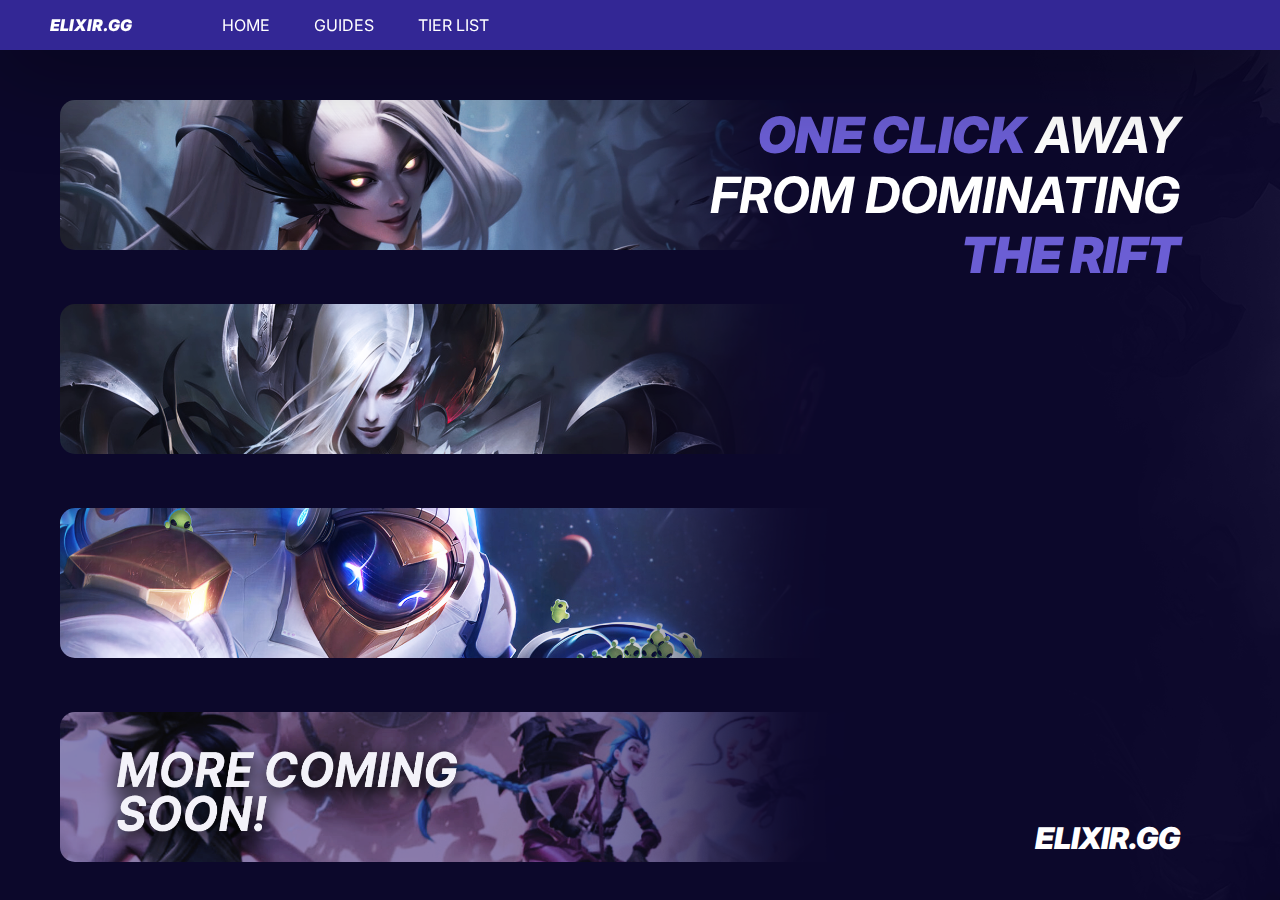
<file: champs.html>
<!doctype html>
<html>
<head>
<meta charset="utf-8">
	<title>Champions</title>
		<link rel="stylesheet" href="champs.css">
		<link rel="icon" href="elixir-flavicon.png">
		<title>ELIXIR.GG GUIDES</title>
		<link rel="preconnect" href="https://fonts.googleapis.com">
		<link rel="preconnect" href="https://fonts.gstatic.com" crossorigin>
		<link href="https://fonts.googleapis.com/css2?family=Inter:wght@100;200;300;400;500;600;700;800;900&family=Roboto:wght@100;400;500&display=swap" rel="stylesheet"> 
</head>

<body id="img">
	<header>
	
		<p class="logo">ELIXIR.GG</p>
		<nav>
			<ul class="nav_links">
				<li><a href="index.html">HOME</a></li>
				<li><a href="champs.html">GUIDES</a></li>
				<li><a href="index.html#tierlist">TIER LIST</a></li>
				<li><button class="pro-button" onClick="parent.location='pro.html'">PRO</button></li>
		</ul>
		</nav>
	</header>
	<p class="text"><span class="txt">ONE CLICK</span> AWAY FROM DOMINATING <span class="txt">THE RIFT</span></p>
	<p class="text2">ELIXIR.GG</p>
	<div>
		<div class="poza-align1">
				<a href="champion-guide-zyra.html"><img class="poza" src="line-champ/line1.png" alt="messi"></a>	
		</div>
	</div>
	<div>
		<div class="poza-align">
				<a href="champion-guide-morgana.html"><img class="poza" src="line-champ/line2.png" alt="messi"></a>
		</div>
	</div>
	<div>
		<div class="poza-align">
			<a href="champion-guide-maokai.html"><img class="poza" src="line-champ/line3.png" alt="messi"></a>
		</div>
	</div>
	<div>
		<div class="poza-align2">
				<img class="poza1" src="line-champ/line4.png" alt="messi">	
		</div>
	</div>
</body>
</html>
</file>
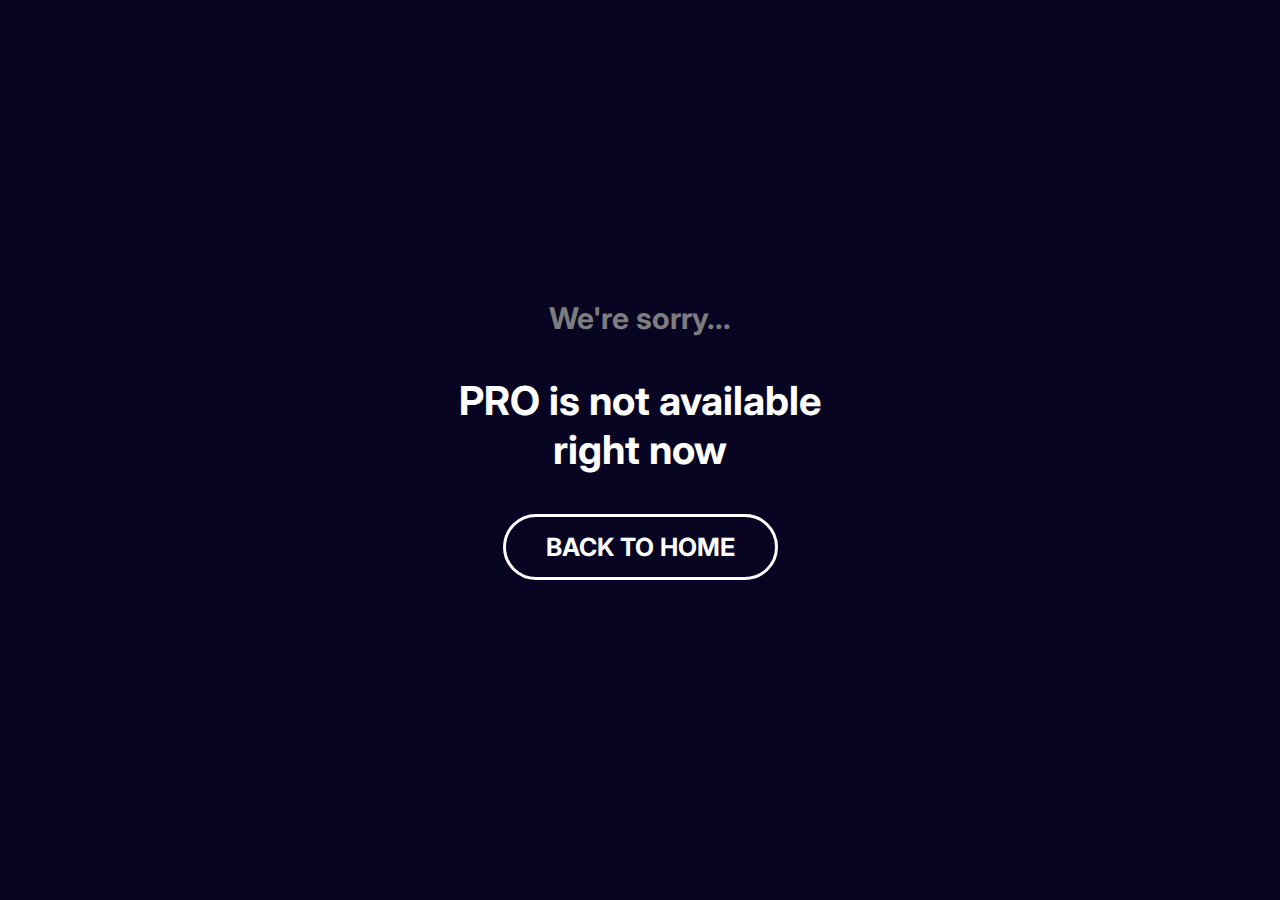
<file: pro.html>
<!doctype html>
<html>
<head>
<link rel="icon" href="elixir-flavicon.png">
	<title>PRO - not available</title>
	<link rel="stylesheet" href="pro.css">
	<link rel="preconnect" href="https://fonts.googleapis.com">
	<link rel="preconnect" href="https://fonts.gstatic.com" crossorigin>
	<link href="https://fonts.googleapis.com/css2?family=Inter:wght@100;200;300;400;500;600;700;800;900&family=Roboto:wght@100;400;500&display=swap" rel="stylesheet"> 
</head>
<body>
	<p class="sorry" align="center">We're sorry... </p>
	<p class="right-now" align="center">PRO is not available<br> right now</p>
	<div class="align"><button class="button" onClick="parent.location='index.html'">BACK TO HOME</button></div>

</body>
</html>
</file>
<file: champion-guide-maokai.css>
@charset "utf-8";
html{
	scroll-behavior: smooth;
}
*{
	box-sizing: border-box;
}
 body { 
	margin: 0; 
	padding: 0;
	background-image: url("champs-page-bg/bg3.png");
	background-color: #0c082b;
	background-attachment: fixed;
}
.pro-button{
	font-family: 'Inter', sans-serif;
	color: white;
	text-decoration: none;
	background-color: transparent;
	border: solid;
	border-width: 2px;
	border-color: white;
	margin-left: 1800%;
	border-radius: 50px;
	padding: 5px 15px;
	font-size: 14px;
	transition: background-color 0.3s, color 0.3s;
}
.pro-button:hover{
	background-color: white;
	color: #332795;
	cursor: pointer;
}
header{
	position: fixed;
	top: 0px;
	z-index: 3;
	width: 100%;
	height: 50px;
	display:flex;
	align-items: center;
	padding: 0px 50px;
	background-color: #332795;
	box-shadow: 0px 5px 100px 10px rgba(0, 0, 0, 0.4);
}
.nav_links{
	list-style: none;
}
.nav_links li{
	display: inline-block;
	padding: 0px 20px;
}
.nav_links li a{
	color: white;
	text-decoration: none;
	font-family: 'inter', sans-serif;
	font-weight: 400;
	transition: all 0.17s ease 0s;
}
.nav_links li a:hover{
	color: #6A78EA;
}
.logo{
	font-family: 'Inter', sans-serif;
	color: white;
	font-style: italic;
	font-weight: 900;
	padding-right: 30px;
	cursor: default;
}
.align{
	display: flex;
	align-content: center;
	justify-content: center;
	padding-left: 80px;
}
.thumbnail{
	height: 200px;
	border-radius: 30px;
}
.guide-txt p{
	color: white;
	font-family: 'inter', sans-serif;
	font-weight: 700;
	font-size: 60px;
	margin-top: 0px;
	margin-bottom: 0px;
	margin-left: 30px;
}
.icons{
	margin-left: 30px;
	margin-top: 10px;
}
.icon{
	border-radius: 15px;
	margin-right: 5px;
}
.coloana-dreapta{
	border-radius: 12px;
	display: flex;
	padding: 15px 15px 15px 25px;
	width: 470px;
}
.coloana-dreapta-runes-main{
	
	display: flex;
	align-items: center;
	justify-items: center;
	flex-direction: column;
	margin-top: 0px;
}
.rune-shards{
	
	margin-top: 10px;
	margin-bottom: 0px;
}

.coloana-dreapta-runes-main .rune-icon{
	margin-top: 10px;
}
.coloana-dreapta-runes-secondary{

	display: flex;
	align-items: center;
	justify-items: center;
	flex-direction: column;
	margin-left: 30px;

}
.scroll-buton{
	position: fixed;
	z-index: 99;
	top: 830px;
	right: 70px;
	border: none;
	background-color: hsla(247,60%,37%,1.00);
	color: white;
	padding: 20px 20px 20px 20px;
	border-radius: 50px;
	box-shadow: 0px 15px 50px 7px rgba(0, 0, 0, 0.25);
	transition: opacity 0.2s;
}
.scroll-buton:hover{
	opacity: 70%;
	cursor: pointer;
}
.poza-buton{
	width: 40px;
}
.rune-icon, .mrune-icon{
	height: 45px;
	margin-top: 3px;
	margin-left: 2px;
	margin-right: 2px;
	
}
.mkey-rune-icon, .key-rune-icon{
	height: 55px;
}
.rune-icon, .key-rune-icon, .rune-shard-icon{
	filter:saturate(5%);
}
.mrune-icon, .mkey-rune-icon, .mrune-shard-icon{
	filter: brightness(120%);
}
.mrune-shard-icon, .rune-shard-icon{
	margin-left: 5px;
	margin-right: 5px;
}
.container{
	margin-top: 100px;
	padding-right: 180px;
	display: flex;
	align-content: center;
	justify-content: center;
}
.container2{
	margin-top: 80px;
	padding-right: 170px;
	display: flex;
	align-content: center;
	justify-content: center;
}
.container3{
	margin-top: 80px;
	padding-right: 170px;
	display: flex;
	align-content: center;
	justify-content: center;
}
.container4{
	margin-top: 100px;
	padding-right: 170px;
	display: flex;
	align-content: center;
	justify-content: center;
}
.summs{
	padding: 10px 10px 7px 0px;
	border-radius: 10px;
}
.summ-spell{
	border:solid;
	border-color: #6B5ECE;
	border-width: 3px;
	border-radius: 10px;
	height: 55px;
}
.coloana-stanga-runes{
	margin-left: 15px;
}
.title-runes{
	color: white;
	font-size: 60px;
	font-family: 'inter', sans-serif;
	margin: 0px;
	margin-left: 10px;
	font-weight: 400;
}
.text-runes{
	font-size: 20px;
	color: white;
	font-family: 'inter', sans-serif;
	margin: 15px 0px 0px 0px;
	width: 530px;
	line-height: 25px;
}
.skill-title{
	color: white;
	margin: 0px;
	font-family: 'inter', sans-serif;
	font-size: 40px;
}
.skill{
	border-radius: 10px;
	height: 45px;
	margin-left: 2px;
}
.skill-img-cell{
	height: 40px;
	border-radius: 5px;
}
.table-cell{
	color: white;
	background-color: #251E5F;
	width: 45px;
	border-radius: 5px;
}
.table-cell-choice{
	background-color: #6B5ED4;
	width: 45px;
	border-radius: 5px;
	color: #140E42;
	font-size: 22px;
	font-weight: 600;
	font-family: 'inter', sans-serif;
	padding-left: 14px;
}
table.skill-path {
	margin-top: 10px;
	border-collapse: separate;
 	border-spacing: 8px;
	/*background-color: #332795;*/
	padding: 10px 10px 10px 9px;
	border-radius: 10px;
}
.table-cell-pic1{
	background-image: url("maokai/MaokaiQ.png");
}
.table-cell-pic2{
	background-image: url("maokai/MaokaiW.png");
}
.table-cell-pic3{
	background-image: url("maokai/MaokaiE.png");
}
.table-cell-pic4{
	background-image: url("maokai/MaokaiR.png");
}
.table-cell-pic1, .table-cell-pic2, .table-cell-pic3, .table-cell-pic4{
	background-size: contain;
	width: 45px;
	height: 45px;
	border-radius: 5px;
}

.txt-skill{
	color: white;
	font-family: 'Inter', sans-serif;
	width: 1000px;
	margin-top: 40px;
	margin-left: 20px;
	font-size: 20px;
}
.txt-skill-item{
	color: white;
	font-family: 'Inter', sans-serif;
	width: 1000px;
	margin-top: 30px;
	
	font-size: 20px;
}
.txt-initial{
	color: white;
	font-family: 'Inter', sans-serif;
	width: 1000px;
	font-size: 20px;
}
.txt-skill-item3{
	color: white;
	font-family: 'Inter', sans-serif;
	width: 1000px;
	margin: 0px;
	font-size: 20px;
}
.txt-skill-item2{
	color: white;
	font-family: 'Inter', sans-serif;
	width: 850px;
	margin-top: 0px;
	margin-bottom: 0px;
	font-size: 20px;
	vertical-align: top;
}
.txt-video{
	color: white;
	font-family: 'Inter', sans-serif;
	width: 700px;
	margin-top: 0px;
	margin-bottom: 0px;
	font-size: 20px;
	margin-left: 20px;
	vertical-align: top;
}
.subtitle{
	color: #6B5ED4;
	font-family: 'Inter', sans-serif;
	font-size: 30px;
	margin-top: 0px;
}
.item{
	height: 100px;
	margin-right: 20px;
	border-radius: 10px;
}
.video{
	margin-right: 32px;
	width: 300px;
	height: 300px;
	border-radius: 10px;
	box-shadow: 0px 15px 50px 5px rgba(0, 0, 0, 0.2);
}
.what-div1{
	display: flex;
	flex-direction: column;
}
.nustiu{
	padding-left: 100px;
}
footer{
	margin-top: 60px;
	margin-bottom: 0px;
	padding: 20px 0 10px 50px;
	background-color: #06021E;
	display: flex;
}
footer p{
	font-size: 23px;
	width: 70%;
	color: #36353F;
	font-family: 'Inter', sans-serif;
}
footer h1{
	margin-top: 20px;
	margin-bottom:0px;
	font-size: 30px;
	font-weight: 900;
	font-style: italic;
	color: #36353F;
	font-family: 'Inter', sans-serif;
}
</file>
<file: champion-guide-morgana.css>
@charset "utf-8";
html{
	scroll-behavior: smooth;
}
*{
	box-sizing: border-box;
}
 body { 
	margin: 0; 
	padding: 0;
	background-image: url("champs-page-bg/bg-morg.png");
	background-color: #0c082b;
	background-attachment: fixed;
}
.pro-button{
	font-family: 'Inter', sans-serif;
	color: white;
	text-decoration: none;
	background-color: transparent;
	border: solid;
	border-width: 2px;
	border-color: white;
	border-radius: 50px;
	padding: 5px 15px;
	margin-left: 1800%;
	font-size: 14px;
	transition: background-color 0.3s, color 0.3s;
}
.pro-button:hover{
	background-color: white;
	color: #332795;
	cursor: pointer;
}
header{
	position: fixed;
	top: 0px;
	z-index: 3;
	width: 100%;
	height: 50px;
	display:flex;
	justify-contet: space-between;
	align-items: center;
	padding: 0px 50px;
	background-color: #332795;
	box-shadow: 0px 5px 100px 10px rgba(0, 0, 0, 0.4);
}
.nav_links{
	list-style: none;
}
.nav_links li{
	display: inline-block;
	padding: 0px 20px;
}
.nav_links li a{
	color: white;
	text-decoration: none;
	font-family: 'inter', sans-serif;
	font-weight: 400;
	transition: all 0.17s ease 0s;
}
.nav_links li a:hover{
	color: #6A78EA;
}
.logo{
	font-family: 'Inter', sans-serif;
	color: white;
	font-style: italic;
	font-weight: 900;
	padding-right: 30px;
	cursor: default;
}
.align{
	display: flex;
	align-content: center;
	justify-content: center;
	padding-left: 150px;
}
.thumbnail{
	height: 200px;
	border-radius: 30px;
}
.guide-txt p{
	color: white;
	font-family: 'inter', sans-serif;
	font-weight: 700;
	font-size: 60px;
	margin-top: 0px;
	margin-bottom: 0px;
	margin-left: 30px;
}
.icons{
	margin-left: 30px;
	margin-top: 10px;
}
.icon{
	border-radius: 15px;
	margin-right: 5px;
}
.coloana-dreapta{
	border-radius: 12px;
	display: flex;
	padding: 15px 15px 15px 45px;
	width: 470px;
}
.coloana-dreapta-runes-main{
	
	display: flex;
	align-items: center;
	justify-items: center;
	flex-direction: column;
	margin-top: 0px;
}
.mkey-rune-icon, .key-rune-icon{
	height: 55px;
}
.rune-shards{
	
	margin-top: 10px;
	margin-bottom: 0px;
}

.coloana-dreapta-runes-main .rune-icon{
	margin-top: 10px;
}
.coloana-dreapta-runes-secondary{

	display: flex;
	align-items: center;
	justify-items: center;
	flex-direction: column;
	margin-left: 30px;

}
.scroll-buton{
	position: fixed;
	z-index: 99;
	top: 830px;
	right: 70px;
	border: none;
	background-color: hsla(247,60%,37%,1.00);
	color: white;
	padding: 20px 20px 20px 20px;
	border-radius: 50px;
	box-shadow: 0px 15px 50px 7px rgba(0, 0, 0, 0.25);
	transition: opacity 0.2s;
}
.scroll-buton:hover{
	opacity: 70%;
	cursor: pointer;
}
.poza-buton{
	width: 40px;
}
.rune-icon, .mrune-icon{
	height: 45px;
	margin-top: 3px;
	margin-left: 2px;
	margin-right: 2px;
	
}

.rune-icon, .key-rune-icon, .rune-shard-icon{
	filter:saturate(5%);
}
.mrune-icon, .mkey-rune-icon, .mrune-shard-icon{
	filter: brightness(120%);
}
.mrune-shard-icon, .rune-shard-icon{
	margin-left: 5px;
	margin-right: 5px;
}
.container{
	margin-top: 100px;
	padding-right: 180px;
	display: flex;
	align-content: center;
	justify-content: center;
}
.container2{
	margin-top: 80px;
	padding-right: 170px;
	display: flex;
	align-content: center;
	justify-content: center;
}
.container3{
	margin-top: 80px;
	padding-right: 170px;
	display: flex;
	align-content: center;
	justify-content: center;
}
.container4{
	margin-top: 100px;
	padding-right: 170px;
	display: flex;
	align-content: center;
	justify-content: center;
}
.summs{
	padding: 10px 10px 7px 0px;
	border-radius: 10px;
}
.summ-spell{
	border:solid;
	border-color: #6B5ECE;
	border-width: 3px;
	border-radius: 10px;
	height: 55px;
}
.coloana-stanga-runes{
	margin-left: 15px;
}
.title-runes{
	color: white;
	font-size: 60px;
	font-family: 'inter', sans-serif;
	margin: 0px;
	margin-left: 10px;
	font-weight: 400;
}
.text-runes{
	font-size: 20px;
	color: white;
	font-family: 'inter', sans-serif;
	margin: 15px 0px 0px 0px;
	width: 530px;
	line-height: 25px;
}
.skill-title{
	color: white;
	margin: 0px;
	font-family: 'inter', sans-serif;
	font-size: 40px;
}
.skill{
	border-radius: 10px;
	height: 45px;
	margin-left: 2px;
}
.skill-img-cell{
	height: 40px;
	border-radius: 5px;
}
.table-cell{
	color: white;
	background-color: #251E5F;
	width: 45px;
	border-radius: 5px;
}
.table-cell-choice{
	background-color: #6B5ED4;
	width: 45px;
	border-radius: 5px;
	color: #140E42;
	font-size: 22px;
	font-weight: 600;
	font-family: 'inter', sans-serif;
	padding-left: 14px;
}
table.skill-path {
	margin-top: 10px;
	border-collapse: separate;
 	border-spacing: 8px;
	/*background-color: #332795;*/
	padding: 10px 10px 10px 9px;
	border-radius: 10px;
}
.table-cell-pic1{
	background-image: url("morgana/MorganaQ.png");
}
.table-cell-pic2{
	background-image: url("morgana/MorganaW.png");
}
.table-cell-pic3{
	background-image: url("morgana/MorganaE.png");
}
.table-cell-pic4{
	background-image: url("morgana/MorganaR.png");
}
.table-cell-pic1, .table-cell-pic2, .table-cell-pic3, .table-cell-pic4{
	background-size: contain;
	width: 45px;
	height: 45px;
	border-radius: 5px;
}

.txt-skill{
	color: white;
	font-family: 'Inter', sans-serif;
	width: 1000px;
	margin-top: 40px;
	margin-left: 20px;
	font-size: 20px;
}
.txt-skill-item{
	color: white;
	font-family: 'Inter', sans-serif;
	width: 1000px;
	margin-top: 30px;
	
	font-size: 20px;
}
.txt-initial{
	color: white;
	font-family: 'Inter', sans-serif;
	width: 1000px;
	font-size: 20px;
}
.txt-skill-item3{
	color: white;
	font-family: 'Inter', sans-serif;
	width: 1000px;
	margin: 0px;
	font-size: 20px;
}
.txt-skill-item2{
	color: white;
	font-family: 'Inter', sans-serif;
	width: 850px;
	margin-top: 0px;
	margin-bottom: 0px;
	font-size: 20px;
	vertical-align: top;
}
.txt-video{
	color: white;
	font-family: 'Inter', sans-serif;
	width: 700px;
	margin-top: 0px;
	margin-bottom: 0px;
	font-size: 20px;
	margin-left: 20px;
	vertical-align: top;
}
.subtitle{
	color: #6B5ED4;
	font-family: 'Inter', sans-serif;
	font-size: 30px;
	margin-top: 0px;
}
.item{
	height: 100px;
	margin-right: 20px;
	border-radius: 10px;
}
.video{
	margin-right: 32px;
	width: 300px;
	height: 300px;
	border-radius: 10px;
	box-shadow: 0px 15px 50px 5px rgba(0, 0, 0, 0.2);
}
.what-div1{
	display: flex;
	flex-direction: column;
}
.nustiu{
	padding-left: 100px;
}
footer{
	margin-top: 80px;
	margin-bottom: 0px;
	padding: 20px 0 10px 50px;
	background-color: #06021E;
	display: flex;
}
footer{
	margin-top: 60px;
	margin-bottom: 0px;
	padding: 20px 0 10px 50px;
	background-color: #06021E;
	display: flex;
}
footer p{
	font-size: 23px;
	width: 70%;
	color: #36353F;
	font-family: 'Inter', sans-serif;
}
footer h1{
	margin-top: 20px;
	margin-bottom:0px;
	font-size: 30px;
	font-weight: 900;
	font-style: italic;
	color: #36353F;
	font-family: 'Inter', sans-serif;
}
</file>
<file: champion-guide-zyra.css>
@charset "utf-8";
html{
	scroll-behavior: smooth;
}
*{
	box-sizing: border-box;
}
 body { 
	margin: 0; 
	padding: 0;
	background-image: url("champs-page-bg/bg-zyra.png");
	background-color: #0c082b;
	background-attachment: fixed;
}
.pro-button{
	font-family: 'Inter', sans-serif;
	color: white;
	text-decoration: none;
	background-color: transparent;
	border: solid;
	border-width: 2px;
	border-color: white;
	border-radius: 50px;
	padding: 5px 15px;
	margin-left: 1800%;
	font-size: 14px;
	transition: background-color 0.3s, color 0.3s;
}
.pro-button:hover{
	background-color: white;
	color: #332795;
	cursor: pointer;
}
header{
	position: fixed;
	top: 0px;
	z-index: 3;
	width: 100%;
	height: 50px;
	display:flex;
	justify-contet: space-between;
	align-items: center;
	padding: 0px 50px;
	background-color: #332795;
	box-shadow: 0px 5px 100px 10px rgba(0, 0, 0, 0.4);
}
.nav_links{
	list-style: none;
}
.nav_links li{
	display: inline-block;
	padding: 0px 20px;
}
.nav_links li a{
	color: white;
	text-decoration: none;
	font-family: 'inter', sans-serif;
	font-weight: 400;
	transition: all 0.17s ease 0s;
}
.nav_links li a:hover{
	color: #6A78EA;
}
.logo{
	font-family: 'Inter', sans-serif;
	color: white;
	font-style: italic;
	font-weight: 900;
	padding-right: 30px;
	cursor: default;
}
.align{
	display: flex;
	align-content: center;
	justify-content: center;
}
.thumbnail{
	height: 200px;
	border-radius: 30px;
}
.guide-txt p{
	color: white;
	font-family: 'inter', sans-serif;
	font-weight: 700;
	font-size: 60px;
	margin-top: 0px;
	margin-bottom: 0px;
	margin-left: 30px;
}
.icons{
	margin-left: 30px;
	margin-top: 10px;
}
.icon{
	border-radius: 15px;
	margin-right: 5px;
}
.coloana-dreapta{
	border-radius: 12px;
	display: flex;
	padding: 15px 15px 15px 15px;
	width: 470px;
}
.coloana-dreapta-runes-main{
	
	display: flex;
	align-items: center;
	justify-items: center;
	flex-direction: column;
	margin-top: 0px;
}
.rune-shards{
	
	margin-top: 10px;
	margin-bottom: 0px;
}

.coloana-dreapta-runes-main .rune-icon{
	margin-top: 10px;
}
.coloana-dreapta-runes-secondary{

	display: flex;
	align-items: center;
	justify-items: center;
	flex-direction: column;
	margin-left: 30px;

}
.scroll-buton{
	position: fixed;
	z-index: 99;
	top: 830px;
	right: 70px;
	border: none;
	background-color: hsla(247,60%,37%,1.00);
	color: white;
	padding: 20px 20px 20px 20px;
	border-radius: 50px;
	box-shadow: 0px 15px 50px 7px rgba(0, 0, 0, 0.25);
	transition: opacity 0.2s;
}
.scroll-buton:hover{
	opacity: 70%;
	cursor: pointer;
}
.poza-buton{
	width: 40px;
}
.rune-icon, .mrune-icon{
	height: 45px;
	margin-top: 3px;
	margin-left: 2px;
	margin-right: 2px;
	
}

.rune-icon, .key-rune-icon, .rune-shard-icon{
	filter:saturate(5%);
}
.mrune-icon, .mkey-rune-icon, .mrune-shard-icon{
	filter: brightness(120%);
}
.mrune-shard-icon, .rune-shard-icon{
	margin-left: 5px;
	margin-right: 5px;
}
.container{
	margin-top: 100px;
	padding-right: 180px;
	display: flex;
	align-content: center;
	justify-content: center;
}
.container2{
	margin-top: 80px;
	padding-right: 170px;
	display: flex;
	align-content: center;
	justify-content: center;
}
.container3{
	margin-top: 80px;
	padding-right: 170px;
	display: flex;
	align-content: center;
	justify-content: center;
}
.container4{
	margin-top: 100px;
	padding-right: 170px;
	display: flex;
	align-content: center;
	justify-content: center;
}
.summs{
	padding: 10px 10px 7px 0px;
	border-radius: 10px;
}
.summ-spell{
	border:solid;
	border-color: #6B5ECE;
	border-width: 3px;
	border-radius: 10px;
	height: 55px;
}
.coloana-stanga-runes{
	margin-left: 15px;
}
.title-runes{
	color: white;
	font-size: 60px;
	font-family: 'inter', sans-serif;
	margin: 0px;
	margin-left: 10px;
	font-weight: 400;
}
.text-runes{
	font-size: 20px;
	color: white;
	font-family: 'inter', sans-serif;
	margin: 15px 0px 0px 0px;
	width: 530px;
	line-height: 25px;
}
.skill-title{
	color: white;
	margin: 0px;
	font-family: 'inter', sans-serif;
	font-size: 40px;
}
.skill{
	border-radius: 10px;
	height: 45px;
	margin-left: 2px;
}
.skill-img-cell{
	height: 40px;
	border-radius: 5px;
}
.table-cell{
	color: white;
	background-color: #251E5F;
	width: 45px;
	border-radius: 5px;
}
.table-cell-choice{
	background-color: #6B5ED4;
	width: 45px;
	border-radius: 5px;
	color: #140E42;
	font-size: 22px;
	font-weight: 600;
	font-family: 'inter', sans-serif;
	padding-left: 14px;
}

table.skill-path {
	margin-top: 10px;
	border-collapse: separate;
 	border-spacing: 8px;
	/*background-color: #332795;*/
	padding: 10px 10px 10px 9px;
	border-radius: 10px;
}
.table-cell-pic1{
	background-image: url("zyra/zyra-icons/Q.webp");
}
.table-cell-pic2{
	background-image: url("zyra/zyra-icons/W.webp");
}
.table-cell-pic3{
	background-image: url("zyra/zyra-icons/E.webp");
}
.table-cell-pic4{
	background-image: url("zyra/zyra-icons/R.webp");
}
.table-cell-pic1, .table-cell-pic2, .table-cell-pic3, .table-cell-pic4{
	background-size: contain;
	width: 45px;
	height: 45px;
	border-radius: 5px;
}

.txt-skill{
	color: white;
	font-family: 'Inter', sans-serif;
	width: 1000px;
	margin-top: 40px;
	margin-left: 20px;
	font-size: 20px;
}
.txt-skill-item{
	color: white;
	font-family: 'Inter', sans-serif;
	width: 1000px;
	margin-top: 30px;
	
	font-size: 20px;
}
.txt-initial{
	color: white;
	font-family: 'Inter', sans-serif;
	width: 1000px;
	font-size: 20px;
}
.txt-skill-item3{
	color: white;
	font-family: 'Inter', sans-serif;
	width: 1000px;
	margin: 0px;
	font-size: 20px;
}
.txt-skill-item2{
	color: white;
	font-family: 'Inter', sans-serif;
	width: 850px;
	margin-top: 0px;
	margin-bottom: 0px;
	font-size: 20px;
	vertical-align: top;
}
.txt-video{
	color: white;
	font-family: 'Inter', sans-serif;
	width: 700px;
	margin-top: 0px;
	margin-bottom: 0px;
	font-size: 20px;
	margin-left: 20px;
	vertical-align: top;
}
.subtitle{
	color: #6B5ED4;
	font-family: 'Inter', sans-serif;
	font-size: 30px;
	margin-top: 0px;
}
.item{
	height: 100px;
	margin-right: 20px;
	border-radius: 10px;
}
.video{
	margin-right: 32px;
	width: 300px;
	height: 300px;
	border-radius: 10px;
	box-shadow: 0px 15px 50px 5px rgba(0, 0, 0, 0.2);
}
.what-div1{
	display: flex;
	flex-direction: column;
}
.nustiu{
	padding-left: 100px;
}
footer{
	margin-top: 60px;
	margin-bottom: 0px;
	padding: 20px 0 10px 50px;
	background-color: #06021E;
	display: flex;
}
footer p{
	font-size: 23px;
	width: 70%;
	color: #36353F;
	font-family: 'Inter', sans-serif;
}
footer h1{
	margin-top: 20px;
	margin-bottom:0px;
	font-size: 30px;
	font-weight: 900;
	font-style: italic;
	color: #36353F;
	font-family: 'Inter', sans-serif;
}
</file>
<file: champs.css>
@charset "utf-8";
/* CSS Document */
*{
	box-sizing: border-box;
}

 body { 
	margin: 0; 
	padding: 0;
	background-color: #0c082b;
	height: 100%px;
	background-image: url("champs-page-bg/bg1.png")
}
header{
	position: fixed;
	top: 0px;
	z-index: 6;
	width: 100%;
	height: 50px;
	display:flex;
	justify-contet: space-between;
	align-items: center;
	padding: 0px 50px;
	background-color: #332795;
	box-shadow: 0px 5px 100px 10px rgba(0, 0, 0, 0.4);
}

.nav_links{
	list-style: none;
}
.nav_links li{
	display: inline-block;
	padding: 0px 20px;
	font-family: 'inter', sans-serif;
}
.nav_links li a{
	color: white;
	
	text-decoration: none;
	transition: all 0.17s ease 0s;
}
.nav_links li a:hover{
	color: #6A78EA;
}
.logo{
	user-select: none;
	font-family: 'Inter', sans-serif;
	color: white;
	font-style: italic;
	font-weight: 900;
	padding-right: 30px;
}
.pro-button{
	font-family: 'Inter', sans-serif;
	color: white;
	text-decoration: none;
	background-color: transparent;
	border: solid;
	border-width: 2px;
	border-color: white;
	border-radius: 50px;
	padding: 5px 15px;
	margin-left: 1800%;
	font-size: 14px;
	transition: background-color 0.3s, color 0.3s;
}
.pro-button:hover{
	background-color: white;
	color: #332795;
	cursor: pointer;
}
.poza{
	width: 1000px;
	height: 150px;
	object-fit: cover;
	border-bottom-left-radius: 15px;
	border-top-left-radius: 15px;
	transition: opacity 0.2s;
}
.poza1{
	width: 1000px;
	height: 150px;
	object-fit: cover;
	border-bottom-left-radius: 15px;
	border-top-left-radius: 15px;
	cursor: not-allowed;
}
.poza-align1{
	margin-top: 100px;
	margin-left: 60px;
	transition: opacity 0.2s;
}
.poza-align{
	margin-top: 50px;
	margin-left: 60px;
}
.poza-align2{
	margin-top: 50px;
	margin-left: 60px;

}
.poza:hover{
	opacity: 50%;
	cursor: pointer;
}
.poza:active{
	opacity: 25%;
}
.text{
	top: 55px;
	z-index: 5;
	font-family: 'Inter', sans-serif;
	font-weight: 700;
	font-style: italic;
	text-align: right;
	width: 500px;
	color: white;
	font-size: 50px;
	position: absolute;
	right: 100px;
}
.text2{
	top: 790px;
	z-index: 5;
	font-family: 'Inter', sans-serif;
	font-weight: 900;
	font-style: italic;
	text-align: right;
	width: 700px;
	color: white;
	font-size: 30px;
	position: absolute;
	right: 100px;
}
.txt{
	color: #6b5ed4;
	font-weight: 900;
}
</file>
<file: pro.css>
@charset "utf-8";
body{
	background-color: #080522;
	color: white;
	font-family: 'inter', sans-serif;
	font-weight: 700;
	font-size: 40px;
}
.sorry{
	font-size: 30px;
	color: #7D7D7D;
	margin-top: 300px;
}
.button{
	background-color: transparent;
	color: white;
	font-family: 'inter', sans-serif;
	font-weight: 700;
	font-size: 25px;
	padding: 15px 40px;
	border: solid;
	border-radius: 50px;
	border-width: 3px;
}
.button:hover{
	background-color: white;
	color: #080522;
	cursor: pointer;
}
.align{
	text-align: center;
}
</file>
